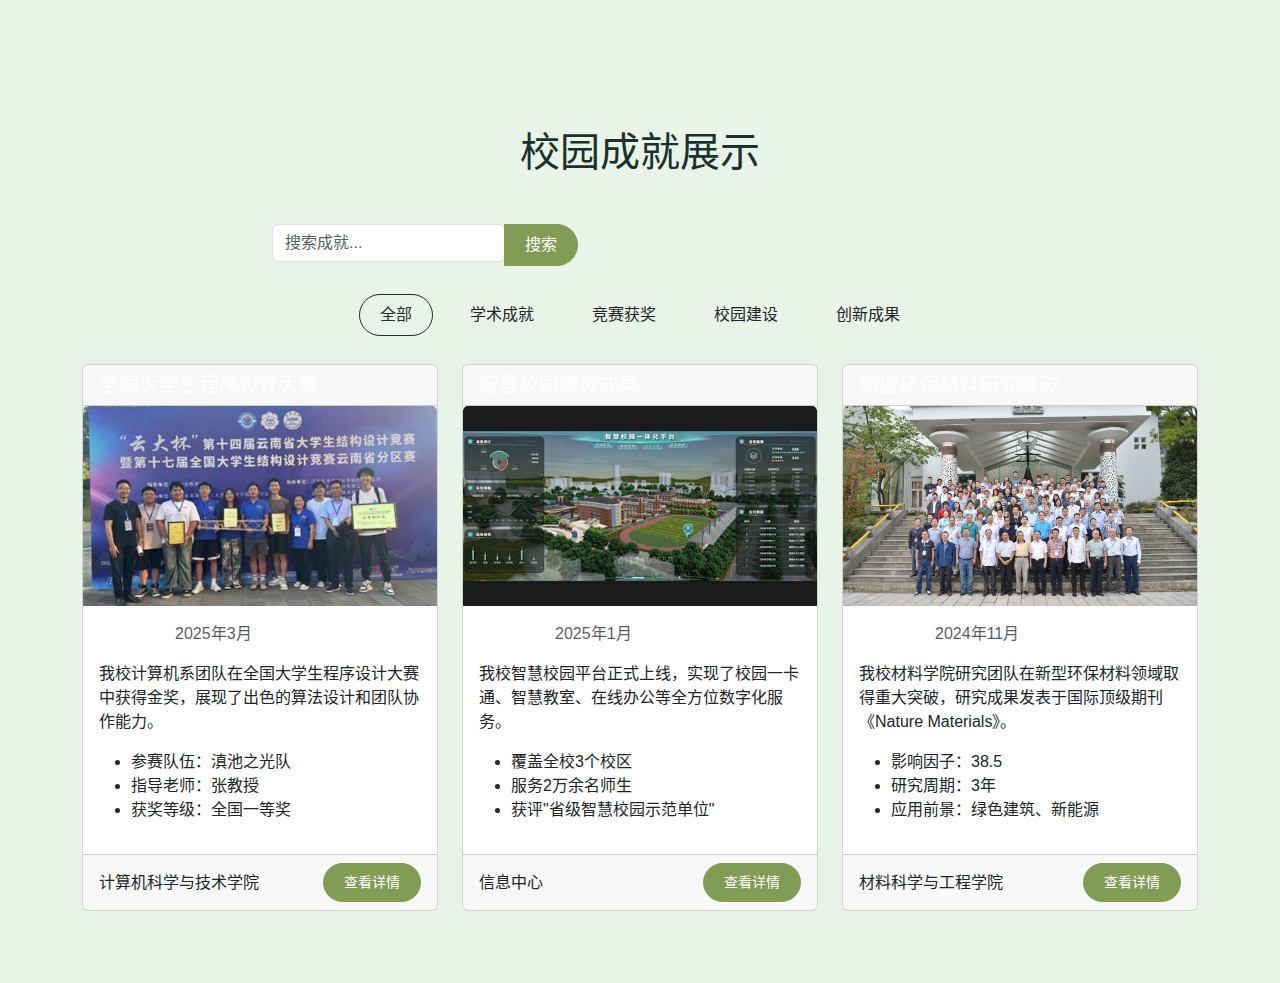
<file: project/achievements.html>
<!DOCTYPE html>
<html lang="zh-CN">
<head>
    <meta charset="UTF-8">
    <meta name="viewport" content="width=device-width, initial-scale=1.0">
    <meta http-equiv="Content-Type" content="text/html; charset=utf-8">
    <title>成就展示 - 校园风采</title>
    <link rel="stylesheet" href="css/bootstrap.min.css">
    <link rel="stylesheet" href="css/style.css">

    <!-- 头部内容 -->
</head>
<body>
    <!-- 导航栏 -->
    
    <!-- 成就展示内容 -->
    <section class="py-5">
        <div class="container">
            <h1 class="text-center mb-5 section-title">校园成就展示</h1>
            
            <!-- 过滤选项 -->
            <div class="row mb-4">
                <div class="col-md-8 offset-md-2">
                    <div class="input-group">
                        <label>
                            <input type="text" class="form-control" placeholder="搜索成就...">
                        </label>
                        <button class="btn btn-primary-green" type="button">搜索</button>
                    </div>
                </div>
            </div>
            
            <div class="row mb-4">
                <div class="col-12">
                    <div class="d-flex flex-wrap justify-content-center filter-buttons">
                        <button class="btn btn-outline-primary-green mx-2 my-1 active">全部</button>
                        <button class="btn btn-outline-primary-green mx-2 my-1">学术成就</button>
                        <button class="btn btn-outline-primary-green mx-2 my-1">竞赛获奖</button>
                        <button class="btn btn-outline-primary-green mx-2 my-1">校园建设</button>
                        <button class="btn btn-outline-primary-green mx-2 my-1">创新成果</button>
                    </div>
                </div>
            </div>
            
            <!-- 成就展示 -->
            <div class="row">
                <!-- 成就项1 -->
                <div class="col-lg-4 col-md-6 mb-4">
                    <div class="card h-100 achievement-card">
                        <div class="card-header bg-accent-green text-white">
                            <h5 class="mb-0">全国大学生程序设计大赛</h5>
                        </div>
                        <!-- 插入图片 -->
                        <img src="img/competition.jpg"
                             class="card-img-top"
                             alt="程序设计大赛获奖团队"
                             style="height: 200px; object-fit: cover;">
                        <div class="card-body">
                            <div class="achievement-meta mb-3">
                                <span class="badge bg-secondary-green-1">竞赛获奖</span>
                                <span class="text-muted ms-2">2025年3月</span>
                            </div>
                            <p>我校计算机系团队在全国大学生程序设计大赛中获得金奖，展现了出色的算法设计和团队协作能力。</p>
                            <ul>
                                <li>参赛队伍：滇池之光队</li>
                                <li>指导老师：张教授</li>
                                <li>获奖等级：全国一等奖</li>
                            </ul>
                        </div>
                        <div class="card-footer bg-light-green">
                            <div class="d-flex justify-content-between align-items-center">
                                <span>计算机科学与技术学院</span>
                                <a href="#" class="btn btn-sm btn-primary-green">查看详情</a>
                            </div>
                        </div>
                    </div>
                </div>
                
                <!-- 成就项2 -->
                <div class="col-lg-4 col-md-6 mb-4">
                    <div class="card h-100 achievement-card">
                        <div class="card-header bg-accent-green text-white">
                            <h5 class="mb-0">智慧校园建设成果</h5>
                        </div>
                        <!-- 插入图片 -->
                        <img src="img/smart-campus.jpg"
                             class="card-img-top"
                             alt="智慧校园平台"
                             style="height: 200px; object-fit: cover;">
                        <div class="card-body">
                            <div class="achievement-meta mb-3">
                                <span class="badge bg-secondary-green-1">校园建设</span>
                                <span class="text-muted ms-2">2025年1月</span>
                            </div>
                            <p>我校智慧校园平台正式上线，实现了校园一卡通、智慧教室、在线办公等全方位数字化服务。</p>
                            <ul>
                                <li>覆盖全校3个校区</li>
                                <li>服务2万余名师生</li>
                                <li>获评"省级智慧校园示范单位"</li>
                            </ul>
                        </div>
                        <div class="card-footer bg-light-green">
                            <div class="d-flex justify-content-between align-items-center">
                                <span>信息中心</span>
                                <a href="#" class="btn btn-sm btn-primary-green">查看详情</a>
                            </div>
                        </div>
                    </div>
                </div>
                
                <!-- 成就项3 -->
                <div class="col-lg-4 col-md-6 mb-4">
                    <div class="card h-100 achievement-card">
                        <div class="card-header bg-accent-green text-white">
                            <h5 class="mb-0">新型环保材料研究突破</h5>
                        </div>
                        <!-- 插入图片 -->
                        <img src="img/material-research.jpg"
                             class="card-img-top"
                             alt="环保材料研究"
                             style="height: 200px; object-fit: cover;">
                        <div class="card-body">
                            <div class="achievement-meta mb-3">
                                <span class="badge bg-secondary-green-1">创新成果</span>
                                <span class="text-muted ms-2">2024年11月</span>
                            </div>
                            <p>我校材料学院研究团队在新型环保材料领域取得重大突破，研究成果发表于国际顶级期刊《Nature Materials》。</p>
                            <ul>
                                <li>影响因子：38.5</li>
                                <li>研究周期：3年</li>
                                <li>应用前景：绿色建筑、新能源</li>
                            </ul>
                        </div>
                        <div class="card-footer bg-light-green">
                            <div class="d-flex justify-content-between align-items-center">
                                <span>材料科学与工程学院</span>
                                <a href="#" class="btn btn-sm btn-primary-green">查看详情</a>
                            </div>
                        </div>
                    </div>
                </div>
            </div>
        </div>
    </section>
    
    <!-- 页脚 -->
</body>
</html>
</file>
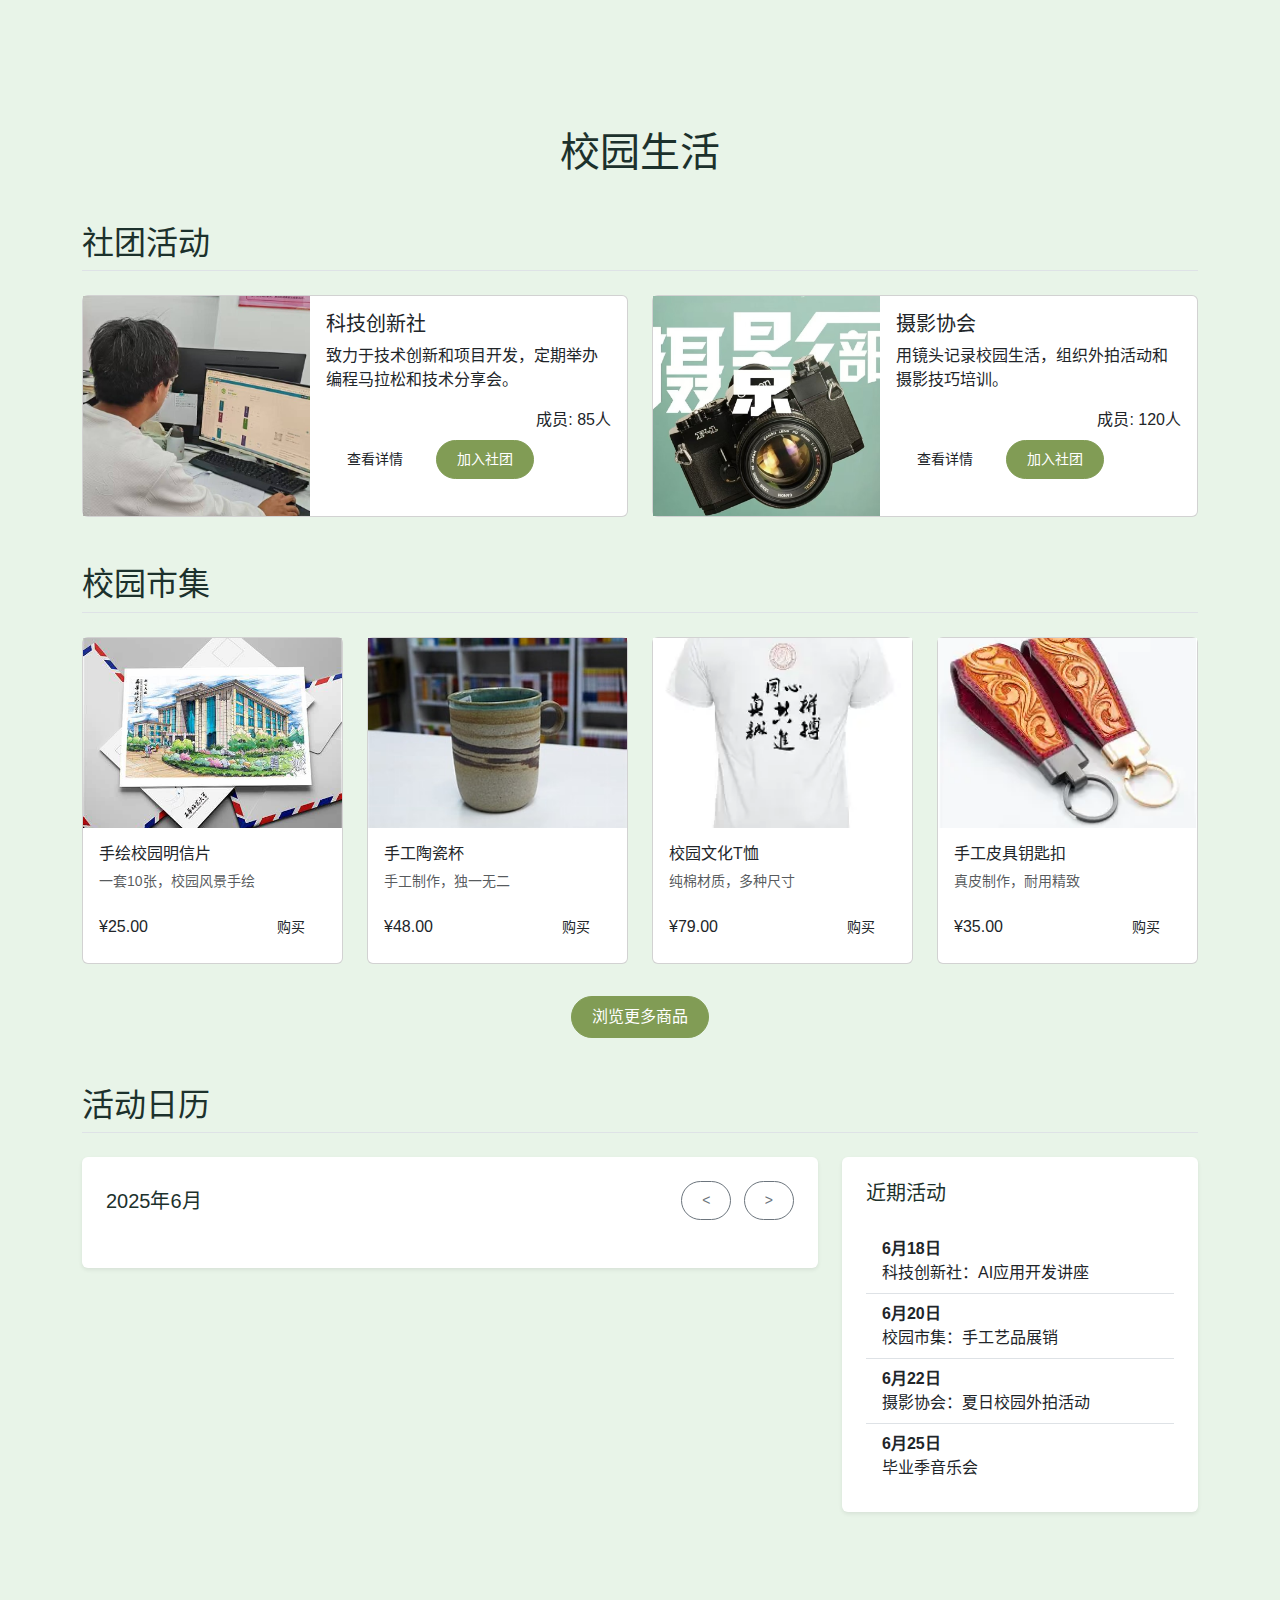
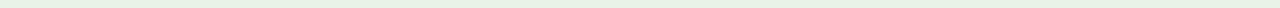
<file: project/campus-life.html>
<!DOCTYPE html>
<html lang="zh-CN">
<head>
    <meta charset="UTF-8">
    <meta name="viewport" content="width=device-width, initial-scale=1.0">
    <meta http-equiv="Content-Type" content="text/html; charset=utf-8">
    <title>校园生活 - 校园风采</title>
    <link rel="stylesheet" href="css/bootstrap.min.css">
    <link rel="stylesheet" href="css/style.css">
    <!-- 头部内容 -->
</head>
<body>
    <!-- 导航栏 -->
    
    <!-- 校园生活内容 -->
    <section class="py-5">
        <div class="container">
            <h1 class="text-center mb-5 section-title">校园生活</h1>
            
            <!-- 社团活动 -->
            <div class="mb-5">
                <h2 class="mb-4 border-bottom pb-2">社团活动</h2>
                <div class="row g-4">
                    <!-- 社团1 -->
                    <div class="col-md-6">
                        <div class="card h-100">
                            <div class="row g-0">
                                <div class="col-md-5"> <!-- 插入图片 -->
                                    <img src="img/tech-club.jpg"
                                         class="club-img"
                                         alt="科技创新社活动"
                                         style="width: 100%; height: 220px; object-fit: cover;">
                                    <div class="club-img" style="background-color: #819c55;"></div>
                                </div>
                                <div class="col-md-7">
                                    <div class="card-body">
                                        <h5 class="card-title">科技创新社</h5>
                                        <p class="card-text">致力于技术创新和项目开发，定期举办编程马拉松和技术分享会。</p>
                                        <div class="d-flex justify-content-between align-items-center">
                                            <span class="badge bg-primary-green">科技</span>
                                            <span>成员: 85人</span>
                                        </div>
                                        <div class="mt-2">
                                            <button class="btn btn-sm btn-outline-primary-green">查看详情</button>
                                            <button class="btn btn-sm btn-primary-green ms-2">加入社团</button>
                                        </div>
                                    </div>
                                </div>
                            </div>
                        </div>
                    </div>
                    
                    <!-- 社团2 -->
                    <div class="col-md-6">
                        <div class="card h-100">
                            <div class="row g-0">
                                <div class="col-md-5">
                                    <!-- 插入图片 -->
                                    <img src="img/photo-club.jpg"
                                         class="club-img"
                                         alt="摄影协会活动"
                                         style="width: 100%; height: 220px; object-fit: cover;">
                                    <div class="club-img" style="background-color: #a2b38b;"></div>
                                </div>
                                <div class="col-md-7">
                                    <div class="card-body">
                                        <h5 class="card-title">摄影协会</h5>
                                        <p class="card-text">用镜头记录校园生活，组织外拍活动和摄影技巧培训。</p>
                                        <div class="d-flex justify-content-between align-items-center">
                                            <span class="badge bg-primary-green">艺术</span>
                                            <span>成员: 120人</span>
                                        </div>
                                        <div class="mt-2">
                                            <button class="btn btn-sm btn-outline-primary-green">查看详情</button>
                                            <button class="btn btn-sm btn-primary-green ms-2">加入社团</button>
                                        </div>
                                    </div>
                                </div>
                            </div>
                        </div>
                    </div>
                </div>
            </div>
            
            <!-- 校园市集 -->
            <div class="mb-5">
                <h2 class="mb-4 border-bottom pb-2">校园市集</h2>
                <div class="row">
                    <!-- 市集商品1 -->
                    <div class="col-md-3 col-sm-6 mb-4">
                        <div class="card h-100">
                            <!-- 插入图片 -->
                            <img src="img/postcards.jpg"
                                 class="product-img"
                                 alt="手绘校园明信片"
                                 style="width: 100%; height: 190px; object-fit: cover;">
                            <div class="product-img" style="background-color: #d1e0d1;"></div>
                            <div class="card-body">
                                <h6 class="card-title">手绘校园明信片</h6>
                                <p class="card-text text-muted small">一套10张，校园风景手绘</p>
                                <div class="d-flex justify-content-between align-items-center mt-3">
                                    <span class="price">¥25.00</span>
                                    <button class="btn btn-sm btn-outline-primary-green">购买</button>
                                </div>
                            </div>
                        </div>
                    </div>
                    
                    <!-- 市集商品2 -->
                    <div class="col-md-3 col-sm-6 mb-4">
                        <div class="card h-100">
                            <!-- 插入图片 -->
                            <img src="img/ceramic-cup.jpg"
                                 class="product-img"
                                 alt="手工陶瓷杯"
                                 style="width: 100%; height: 190px; object-fit: cover;">
                            <div class="product-img" style="background-color: #a2b38b;"></div>
                            <div class="card-body">
                                <h6 class="card-title">手工陶瓷杯</h6>
                                <p class="card-text text-muted small">手工制作，独一无二</p>
                                <div class="d-flex justify-content-between align-items-center mt-3">
                                    <span class="price">¥48.00</span>
                                    <button class="btn btn-sm btn-outline-primary-green">购买</button>
                                </div>
                            </div>
                        </div>
                    </div>
                    
                    <!-- 市集商品3 -->
                    <div class="col-md-3 col-sm-6 mb-4">
                        <div class="card h-100">
                            <!-- 插入图片 -->
                            <img src="img/campus-shirt.jpg"
                                 class="product-img"
                                 alt="校园文化T恤"
                                 style="width: 100%; height: 190px; object-fit: cover;">
                            <div class="product-img" style="background-color: #819c55;"></div>
                            <div class="card-body">
                                <h6 class="card-title">校园文化T恤</h6>
                                <p class="card-text text-muted small">纯棉材质，多种尺寸</p>
                                <div class="d-flex justify-content-between align-items-center mt-3">
                                    <span class="price">¥79.00</span>
                                    <button class="btn btn-sm btn-outline-primary-green">购买</button>
                                </div>
                            </div>
                        </div>
                    </div>
                    
                    <!-- 市集商品4 -->
                    <div class="col-md-3 col-sm-6 mb-4">
                        <div class="card h-100">
                            <!-- 插入图片 -->
                            <img src="img/keychain.jpg"
                                 class="product-img"
                                 alt="手工皮具钥匙扣"
                            style="width: 100%; height: 190px; object-fit: cover;">
                            <div class="product-img" style="background-color: #5a7250;"></div>
                            <div class="card-body">
                                <h6 class="card-title">手工皮具钥匙扣</h6>
                                <p class="card-text text-muted small">真皮制作，耐用精致</p>
                                <div class="d-flex justify-content-between align-items-center mt-3">
                                    <span class="price">¥35.00</span>
                                    <button class="btn btn-sm btn-outline-primary-green">购买</button>
                                </div>
                            </div>
                        </div>
                    </div>
                </div>
                <div class="text-center mt-2">
                    <a href="#" class="btn btn-primary-green">浏览更多商品</a>
                </div>
            </div>
            
            <!-- 活动日历 -->
            <div class="mb-5">
                <h2 class="mb-4 border-bottom pb-2">活动日历</h2>
                <div class="row">
                    <div class="col-md-8">
                        <div class="calendar-container bg-white p-4 rounded shadow-sm">
                            <div class="calendar-header d-flex justify-content-between align-items-center mb-4">
                                <h5 class="mb-0">2025年6月</h5>
                                <div>
                                    <button class="btn btn-sm btn-outline-secondary me-2"><</button>
                                    <button class="btn btn-sm btn-outline-secondary">></button>
                                </div>
                            </div>
                            <div class="calendar">
                                <!-- 日历内容 -->
                            </div>
                        </div>
                    </div>
                    <div class="col-md-4">
                        <div class="upcoming-events bg-white p-4 rounded shadow-sm">
                            <h5 class="mb-4">近期活动</h5>
                            <ul class="list-group list-group-flush">
                                <li class="list-group-item">
                                    <div class="fw-bold">6月18日</div>
                                    <div>科技创新社：AI应用开发讲座</div>
                                </li>
                                <li class="list-group-item">
                                    <div class="fw-bold">6月20日</div>
                                    <div>校园市集：手工艺品展销</div>
                                </li>
                                <li class="list-group-item">
                                    <div class="fw-bold">6月22日</div>
                                    <div>摄影协会：夏日校园外拍活动</div>
                                </li>
                                <li class="list-group-item">
                                    <div class="fw-bold">6月25日</div>
                                    <div>毕业季音乐会</div>
                                </li>
                            </ul>
                        </div>
                    </div>
                </div>
            </div>
        </div>
    </section>
    
    <!-- 页脚 -->
</body>
</html>
</file>
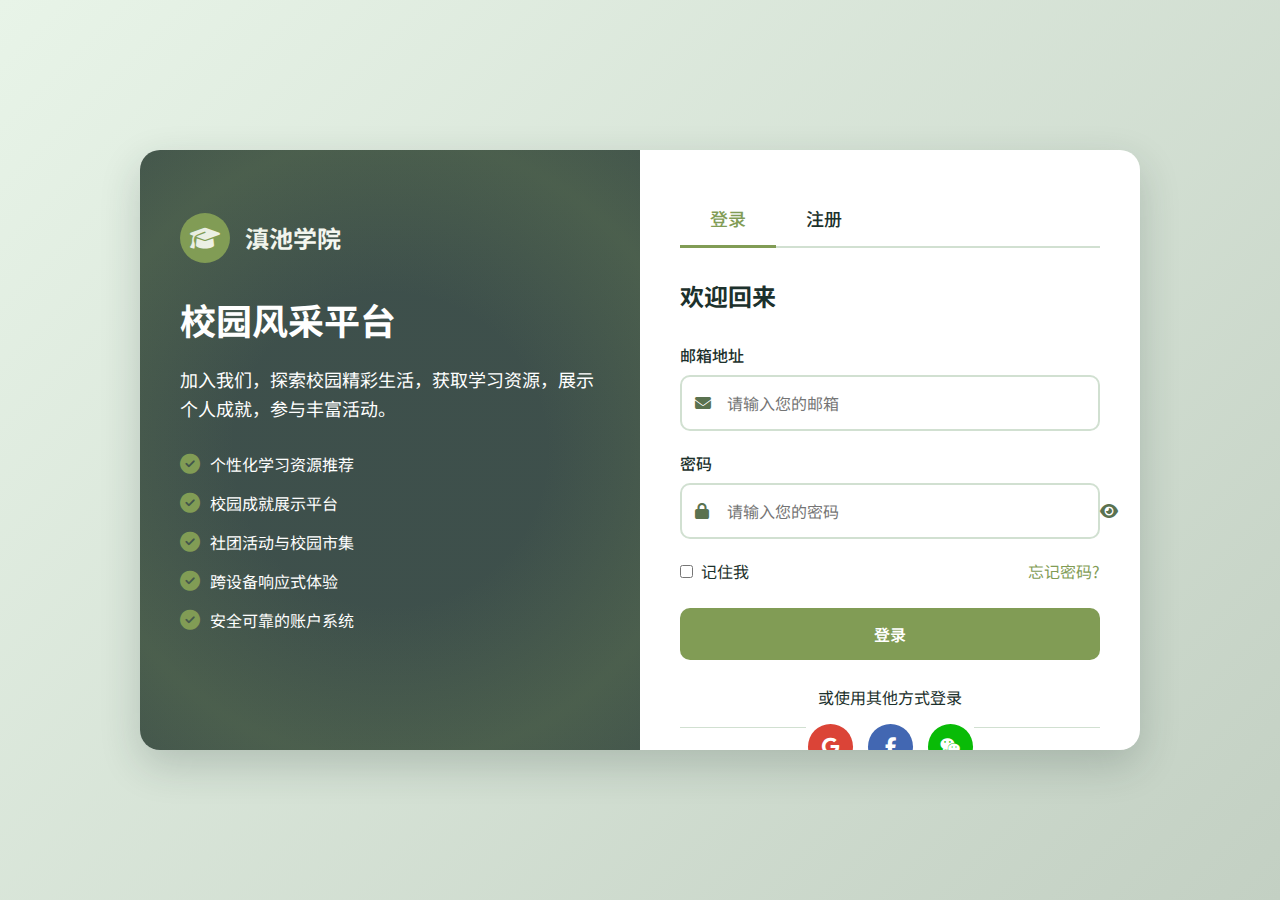
<file: project/login.html>
<!DOCTYPE html>
<html lang="zh-CN">
<head>
    <meta charset="UTF-8">
    <meta name="viewport" content="width=device-width, initial-scale=1.0">
    <title>校园网站登录注册系统</title>
    <link rel="stylesheet" href="https://cdnjs.cloudflare.com/ajax/libs/font-awesome/6.4.0/css/all.min.css">
    <link href="https://fonts.googleapis.com/css2?family=Noto+Sans+SC:wght@300;400;500;700&display=swap" rel="stylesheet">
    <style>
        * {
            margin: 0;
            padding: 0;
            box-sizing: border-box;
            font-family: 'Noto Sans SC', sans-serif;
        }

        :root {
            --primary-bg: #c3d0c3;
            --dark-green: #1c312c;
            --accent-green: #819c55;
            --secondary-green-1: #a2b38b;
            --secondary-green-2: #e8f4e8;
            --secondary-green-3: #5a7250;
            --secondary-green-4: #d1e0d1;
            --success: #28a745;
            --error: #dc3545;
            --warning: #ffc107;
        }

        body {
            background: linear-gradient(135deg, var(--secondary-green-2) 0%, var(--primary-bg) 100%);
            min-height: 100vh;
            display: flex;
            justify-content: center;
            align-items: center;
            padding: 20px;
            color: var(--dark-green);
        }

        .container {
            max-width: 1000px;
            width: 100%;
            background: white;
            border-radius: 20px;
            box-shadow: 0 15px 40px rgba(28, 49, 44, 0.2);
            overflow: hidden;
            display: flex;
            min-height: 600px;
        }

        .welcome-section {
            flex: 1;
            background: linear-gradient(rgba(28, 49, 44, 0.85), rgba(28, 49, 44, 0.85)),
            url('https://images.unsplash.com/photo-1523050854058-8df90110c9f1?ixlib=rb-4.0.3') center/cover;
            color: white;
            padding: 40px;
            display: flex;
            flex-direction: column;
            justify-content: center;
            position: relative;
            overflow: hidden;
        }

        .welcome-section::before {
            content: '';
            position: absolute;
            width: 200%;
            height: 200%;
            top: -50%;
            left: -50%;
            background: radial-gradient(circle, transparent 20%, rgba(129, 156, 85, 0.2) 40%, transparent 60%);
            transform: rotate(30deg);
            animation: float 20s infinite linear;
        }

        @keyframes float {
            0% { transform: rotate(30deg) translateX(0); }
            100% { transform: rotate(30deg) translateX(-50%); }
        }

        .logo {
            display: flex;
            align-items: center;
            margin-bottom: 30px;
        }

        .logo-icon {
            width: 50px;
            height: 50px;
            background: var(--accent-green);
            border-radius: 50%;
            display: flex;
            align-items: center;
            justify-content: center;
            margin-right: 15px;
            font-size: 24px;
        }

        .logo-text {
            font-size: 24px;
            font-weight: 700;
        }

        .welcome-title {
            font-size: 36px;
            margin-bottom: 20px;
            position: relative;
            z-index: 2;
        }

        .welcome-text {
            font-size: 18px;
            line-height: 1.6;
            margin-bottom: 30px;
            position: relative;
            z-index: 2;
        }

        .features {
            list-style: none;
            margin-bottom: 40px;
            position: relative;
            z-index: 2;
        }

        .features li {
            margin-bottom: 15px;
            display: flex;
            align-items: center;
        }

        .features li i {
            color: var(--accent-green);
            margin-right: 10px;
            font-size: 20px;
        }

        .auth-section {
            flex: 1;
            padding: 40px;
            display: flex;
            flex-direction: column;
        }

        .auth-tabs {
            display: flex;
            margin-bottom: 30px;
            border-bottom: 2px solid var(--secondary-green-4);
        }

        .auth-tab {
            padding: 15px 30px;
            cursor: pointer;
            font-weight: 500;
            font-size: 18px;
            position: relative;
            transition: all 0.3s;
        }

        .auth-tab.active {
            color: var(--accent-green);
        }

        .auth-tab.active::after {
            content: '';
            position: absolute;
            bottom: -2px;
            left: 0;
            width: 100%;
            height: 3px;
            background: var(--accent-green);
        }

        .form-container {
            flex: 1;
            position: relative;
        }

        .auth-form {
            position: absolute;
            top: 0;
            left: 0;
            width: 100%;
            opacity: 0;
            pointer-events: none;
            transform: translateX(20px);
            transition: all 0.4s ease;
        }

        .auth-form.active {
            opacity: 1;
            pointer-events: all;
            transform: translateX(0);
        }

        .form-title {
            font-size: 24px;
            margin-bottom: 30px;
            color: var(--dark-green);
        }

        .form-group {
            margin-bottom: 20px;
            position: relative;
        }

        .form-label {
            display: block;
            margin-bottom: 8px;
            font-weight: 500;
            color: var(--dark-green);
        }

        .input-with-icon {
            position: relative;
        }

        .input-with-icon i {
            position: absolute;
            left: 15px;
            top: 50%;
            transform: translateY(-50%);
            color: var(--secondary-green-3);
        }

        .form-control {
            width: 100%;
            padding: 14px 14px 14px 45px;
            border: 2px solid var(--secondary-green-4);
            border-radius: 10px;
            font-size: 16px;
            transition: all 0.3s;
        }

        .form-control:focus {
            border-color: var(--accent-green);
            outline: none;
            box-shadow: 0 0 0 3px rgba(129, 156, 85, 0.2);
        }

        .password-toggle {
            position: absolute;
            right: 15px;
            top: 50%;
            transform: translateY(-50%);
            cursor: pointer;
            color: var(--secondary-green-3);
        }

        .form-footer {
            display: flex;
            justify-content: space-between;
            align-items: center;
            margin-bottom: 25px;
        }

        .remember-me {
            display: flex;
            align-items: center;
        }

        .remember-me input {
            margin-right: 8px;
        }

        .forgot-password {
            color: var(--accent-green);
            text-decoration: none;
            transition: color 0.3s;
        }

        .forgot-password:hover {
            color: var(--secondary-green-3);
            text-decoration: underline;
        }

        .btn {
            display: block;
            width: 100%;
            padding: 14px;
            border: none;
            border-radius: 10px;
            font-size: 16px;
            font-weight: 600;
            cursor: pointer;
            transition: all 0.3s;
        }

        .btn-primary {
            background: var(--accent-green);
            color: white;
        }

        .btn-primary:hover {
            background: var(--secondary-green-3);
            transform: translateY(-2px);
            box-shadow: 0 5px 15px rgba(129, 156, 85, 0.3);
        }

        .social-login {
            text-align: center;
            margin: 25px 0;
            position: relative;
        }

        .social-login::before,
        .social-login::after {
            content: '';
            position: absolute;
            top: 50%;
            width: 30%;
            height: 1px;
            background: var(--secondary-green-4);
        }

        .social-login::before {
            left: 0;
        }

        .social-login::after {
            right: 0;
        }

        .social-buttons {
            display: flex;
            justify-content: center;
            gap: 15px;
            margin-top: 15px;
        }

        .social-btn {
            width: 45px;
            height: 45px;
            border-radius: 50%;
            display: flex;
            align-items: center;
            justify-content: center;
            color: white;
            font-size: 18px;
            transition: all 0.3s;
        }

        .social-btn:hover {
            transform: translateY(-3px);
        }

        .btn-google {
            background: #DB4437;
        }

        .btn-facebook {
            background: #4267B2;
        }

        .btn-wechat {
            background: #09BB07;
        }

        .alert {
            padding: 15px;
            border-radius: 10px;
            margin-bottom: 20px;
            display: flex;
            align-items: center;
            animation: fadeIn 0.5s;
        }

        @keyframes fadeIn {
            from { opacity: 0; transform: translateY(-10px); }
            to { opacity: 1; transform: translateY(0); }
        }

        .alert-success {
            background: rgba(40, 167, 69, 0.15);
            border: 1px solid var(--success);
            color: var(--success);
        }

        .alert-error {
            background: rgba(220, 53, 69, 0.15);
            border: 1px solid var(--error);
            color: var(--error);
        }

        .alert i {
            margin-right: 10px;
            font-size: 20px;
        }

        .switch-text {
            text-align: center;
            margin-top: 20px;
            color: var(--dark-green);
        }

        .switch-link {
            color: var(--accent-green);
            text-decoration: none;
            font-weight: 500;
            margin-left: 5px;
            transition: color 0.3s;
        }

        .switch-link:hover {
            color: var(--secondary-green-3);
            text-decoration: underline;
        }

        .password-strength {
            height: 5px;
            background: #e0e0e0;
            border-radius: 5px;
            margin-top: 8px;
            overflow: hidden;
        }

        .strength-meter {
            height: 100%;
            width: 0;
            transition: width 0.3s;
        }

        .strength-0 { width: 20%; background: var(--error); }
        .strength-1 { width: 40%; background: #ff9800; }
        .strength-2 { width: 60%; background: #ffc107; }
        .strength-3 { width: 80%; background: #8bc34a; }
        .strength-4 { width: 100%; background: var(--success); }

        .password-rules {
            margin-top: 10px;
            font-size: 14px;
            color: #666;
        }

        .rule {
            display: flex;
            align-items: center;
            margin-bottom: 5px;
        }

        .rule i {
            margin-right: 5px;
            font-size: 12px;
        }

        .rule.valid {
            color: var(--success);
        }

        .rule.invalid {
            color: #666;
        }

        .success-modal {
            position: fixed;
            top: 0;
            left: 0;
            width: 100%;
            height: 100%;
            background: rgba(0,0,0,0.5);
            display: flex;
            align-items: center;
            justify-content: center;
            z-index: 1000;
            opacity: 0;
            pointer-events: none;
            transition: opacity 0.3s;
        }

        .success-modal.active {
            opacity: 1;
            pointer-events: all;
        }

        .modal-content {
            background: white;
            border-radius: 15px;
            padding: 40px;
            text-align: center;
            max-width: 400px;
            width: 90%;
            transform: translateY(20px);
            transition: transform 0.3s;
        }

        .success-modal.active .modal-content {
            transform: translateY(0);
        }

        .modal-icon {
            font-size: 60px;
            color: var(--success);
            margin-bottom: 20px;
            animation: pulse 1s infinite;
        }

        @keyframes pulse {
            0% { transform: scale(1); }
            50% { transform: scale(1.1); }
            100% { transform: scale(1); }
        }

        .modal-title {
            font-size: 24px;
            margin-bottom: 15px;
            color: var(--dark-green);
        }

        .modal-text {
            margin-bottom: 25px;
            color: #555;
        }

        .progress-bar {
            height: 8px;
            background: #e0e0e0;
            border-radius: 4px;
            overflow: hidden;
            margin-bottom: 20px;
        }

        .progress {
            height: 100%;
            background: var(--accent-green);
            width: 0;
            transition: width 0.1s linear;
        }

        .modal-btn {
            background: var(--accent-green);
            color: white;
            border: none;
            padding: 12px 30px;
            border-radius: 30px;
            font-size: 16px;
            font-weight: 600;
            cursor: pointer;
            transition: all 0.3s;
        }

        .modal-btn:hover {
            background: var(--secondary-green-3);
            transform: translateY(-2px);
            box-shadow: 0 5px 15px rgba(129, 156, 85, 0.3);
        }

        @media (max-width: 768px) {
            .container {
                flex-direction: column;
            }

            .welcome-section {
                padding: 30px 20px;
            }

            .auth-section {
                padding: 30px 20px;
            }

            .welcome-title {
                font-size: 28px;
            }
        }
    </style>
</head>
<body>
<div class="container">
    <!-- 欢迎区域 -->
    <div class="welcome-section">
        <div class="logo">
            <div class="logo-icon">
                <i class="fas fa-graduation-cap"></i>
            </div>
            <div class="logo-text">滇池学院</div>
        </div>
        <h1 class="welcome-title">校园风采平台</h1>
        <p class="welcome-text">加入我们，探索校园精彩生活，获取学习资源，展示个人成就，参与丰富活动。</p>
        <ul class="features">
            <li><i class="fas fa-check-circle"></i> 个性化学习资源推荐</li>
            <li><i class="fas fa-check-circle"></i> 校园成就展示平台</li>
            <li><i class="fas fa-check-circle"></i> 社团活动与校园市集</li>
            <li><i class="fas fa-check-circle"></i> 跨设备响应式体验</li>
            <li><i class="fas fa-check-circle"></i> 安全可靠的账户系统</li>
        </ul>
    </div>

    <!-- 登录注册区域 -->
    <div class="auth-section">
        <div class="auth-tabs">
            <div class="auth-tab active" data-tab="login">登录</div>
            <div class="auth-tab" data-tab="register">注册</div>
        </div>

        <div class="form-container">
            <!-- 登录表单 -->
            <form class="auth-form active" id="loginForm">
                <h2 class="form-title">欢迎回来</h2>

                <div id="loginAlert" class="alert" style="display: none;">
                    <i class="fas fa-exclamation-circle"></i>
                    <span>错误提示信息</span>
                </div>

                <div class="form-group">
                    <label class="form-label" for="loginEmail">邮箱地址</label>
                    <div class="input-with-icon">
                        <i class="fas fa-envelope"></i>
                        <input type="email" class="form-control" id="loginEmail" placeholder="请输入您的邮箱" required>
                    </div>
                </div>

                <div class="form-group">
                    <label class="form-label" for="loginPassword">密码</label>
                    <div class="input-with-icon">
                        <i class="fas fa-lock"></i>
                        <input type="password" class="form-control" id="loginPassword" placeholder="请输入您的密码" required>
                        <span class="password-toggle" id="loginPasswordToggle">
                                <i class="fas fa-eye"></i>
                            </span>
                    </div>
                </div>

                <div class="form-footer">
                    <div class="remember-me">
                        <input type="checkbox" id="rememberMe">
                        <label for="rememberMe">记住我</label>
                    </div>
                    <a href="#" class="forgot-password">忘记密码?</a>
                </div>

                <button type="submit" class="btn btn-primary">登录</button>

                <div class="social-login">
                    <span>或使用其他方式登录</span>
                    <div class="social-buttons">
                        <a href="#" class="social-btn btn-google"><i class="fab fa-google"></i></a>
                        <a href="#" class="social-btn btn-facebook"><i class="fab fa-facebook-f"></i></a>
                        <a href="#" class="social-btn btn-wechat"><i class="fab fa-weixin"></i></a>
                    </div>
                </div>

                <div class="switch-text">
                    还没有账户? <a href="#" class="switch-link" data-tab="register">立即注册</a>
                </div>
            </form>

            <!-- 注册表单 -->
            <form class="auth-form" id="registerForm">
                <h2 class="form-title">创建新账户</h2>

                <div id="registerAlert" class="alert" style="display: none;">
                    <i class="fas fa-exclamation-circle"></i>
                    <span>错误提示信息</span>
                </div>

                <div class="form-group">
                    <label class="form-label" for="registerName">姓名</label>
                    <div class="input-with-icon">
                        <i class="fas fa-user"></i>
                        <input type="text" class="form-control" id="registerName" placeholder="请输入您的姓名" required>
                    </div>
                </div>

                <div class="form-group">
                    <label class="form-label" for="registerEmail">邮箱地址</label>
                    <div class="input-with-icon">
                        <i class="fas fa-envelope"></i>
                        <input type="email" class="form-control" id="registerEmail" placeholder="请输入您的邮箱" required>
                    </div>
                </div>

                <div class="form-group">
                    <label class="form-label" for="registerPassword">密码</label>
                    <div class="input-with-icon">
                        <i class="fas fa-lock"></i>
                        <input type="password" class="form-control" id="registerPassword" placeholder="请设置您的密码" required>
                        <span class="password-toggle" id="registerPasswordToggle">
                                <i class="fas fa-eye"></i>
                            </span>
                    </div>
                    <div class="password-strength">
                        <div class="strength-meter" id="passwordStrength"></div>
                    </div>
                    <div class="password-rules">
                        <div class="rule invalid" id="ruleLength"><i class="fas fa-circle"></i> 至少8个字符</div>
                        <div class="rule invalid" id="ruleNumber"><i class="fas fa-circle"></i> 包含数字</div>
                        <div class="rule invalid" id="ruleSpecial"><i class="fas fa-circle"></i> 包含特殊字符</div>
                    </div>
                </div>

                <div class="form-group">
                    <label class="form-label" for="confirmPassword">确认密码</label>
                    <div class="input-with-icon">
                        <i class="fas fa-lock"></i>
                        <input type="password" class="form-control" id="confirmPassword" placeholder="请再次输入密码" required>
                    </div>
                </div>

                <div class="form-group">
                    <div class="remember-me">
                        <input type="checkbox" id="agreeTerms" required>
                        <label for="agreeTerms">我同意<a href="#" class="forgot-password">服务条款</a>和<a href="#" class="forgot-password">隐私政策</a></label>
                    </div>
                </div>

                <button type="submit" class="btn btn-primary">注册</button>

                <div class="switch-text">
                    已有账户? <a href="#" class="switch-link" data-tab="login">立即登录</a>
                </div>
            </form>
        </div>
    </div>
</div>

<!-- 成功模态框 -->
<div class="success-modal" id="successModal">
    <div class="modal-content">
        <div class="modal-icon">
            <i class="fas fa-check-circle"></i>
        </div>
        <h2 class="modal-title" id="modalTitle">注册成功!</h2>
        <p class="modal-text" id="modalText">您的账户已成功创建，即将跳转到登录页面</p>
        <div class="progress-bar">
            <div class="progress" id="progressBar"></div>
        </div>
        <button class="modal-btn" id="modalActionBtn">立即登录</button>
    </div>
</div>

<script>
    // DOM元素
    const loginForm = document.getElementById('loginForm');
    const registerForm = document.getElementById('registerForm');
    const loginAlert = document.getElementById('loginAlert');
    const registerAlert = document.getElementById('registerAlert');
    const tabs = document.querySelectorAll('.auth-tab');
    const forms = document.querySelectorAll('.auth-form');
    const switchLinks = document.querySelectorAll('.switch-link');
    const successModal = document.getElementById('successModal');
    const modalTitle = document.getElementById('modalTitle');
    const modalText = document.getElementById('modalText');
    const modalActionBtn = document.getElementById('modalActionBtn');
    const progressBar = document.getElementById('progressBar');
    const passwordStrength = document.getElementById('passwordStrength');
    const registerPassword = document.getElementById('registerPassword');
    const ruleLength = document.getElementById('ruleLength');
    const ruleNumber = document.getElementById('ruleNumber');
    const ruleSpecial = document.getElementById('ruleSpecial');

    // 密码可见性切换
    document.querySelectorAll('.password-toggle').forEach(toggle => {
        toggle.addEventListener('click', function() {
            const passwordInput = this.previousElementSibling;
            const icon = this.querySelector('i');

            if (passwordInput.type === 'password') {
                passwordInput.type = 'text';
                icon.classList.replace('fa-eye', 'fa-eye-slash');
            } else {
                passwordInput.type = 'password';
                icon.classList.replace('fa-eye-slash', 'fa-eye');
            }
        });
    });

    // 标签页切换
    tabs.forEach(tab => {
        tab.addEventListener('click', function() {
            const tabId = this.getAttribute('data-tab');

            // 更新标签状态
            tabs.forEach(t => t.classList.remove('active'));
            this.classList.add('active');

            // 更新表单状态
            forms.forEach(form => {
                form.classList.remove('active');
                if (form.id === tabId + 'Form') {
                    form.classList.add('active');
                }
            });

            // 重置错误提示
            loginAlert.style.display = 'none';
            registerAlert.style.display = 'none';
        });
    });

    // 切换链接
    switchLinks.forEach(link => {
        link.addEventListener('click', function(e) {
            e.preventDefault();
            const tabId = this.getAttribute('data-tab');

            // 更新标签状态
            tabs.forEach(tab => tab.classList.remove('active'));
            document.querySelector(`.auth-tab[data-tab="${tabId}"]`).classList.add('active');

            // 更新表单状态
            forms.forEach(form => {
                form.classList.remove('active');
                if (form.id === tabId + 'Form') {
                    form.classList.add('active');
                }
            });

            // 重置错误提示
            loginAlert.style.display = 'none';
            registerAlert.style.display = 'none';
        });
    });

    // 密码强度检测
    registerPassword.addEventListener('input', function() {
        const password = this.value;
        let strength = 0;

        // 长度规则
        if (password.length >= 8) {
            strength += 1;
            ruleLength.classList.add('valid');
            ruleLength.classList.remove('invalid');
            ruleLength.innerHTML = '<i class="fas fa-check-circle"></i> 至少8个字符';
        } else {
            ruleLength.classList.remove('valid');
            ruleLength.classList.add('invalid');
            ruleLength.innerHTML = '<i class="fas fa-circle"></i> 至少8个字符';
        }

        // 数字规则
        if (/\d/.test(password)) {
            strength += 1;
            ruleNumber.classList.add('valid');
            ruleNumber.classList.remove('invalid');
            ruleNumber.innerHTML = '<i class="fas fa-check-circle"></i> 包含数字';
        } else {
            ruleNumber.classList.remove('valid');
            ruleNumber.classList.add('invalid');
            ruleNumber.innerHTML = '<i class="fas fa-circle"></i> 包含数字';
        }

        // 特殊字符规则
        if (/[!@#$%^&*(),.?":{}|<>]/.test(password)) {
            strength += 1;
            ruleSpecial.classList.add('valid');
            ruleSpecial.classList.remove('invalid');
            ruleSpecial.innerHTML = '<i class="fas fa-check-circle"></i> 包含特殊字符';
        } else {
            ruleSpecial.classList.remove('valid');
            ruleSpecial.classList.add('invalid');
            ruleSpecial.innerHTML = '<i class="fas fa-circle"></i> 包含特殊字符';
        }

        // 大写字母规则
        if (/[A-Z]/.test(password)) {
            strength += 1;
        }

        // 更新强度指示器
        passwordStrength.className = 'strength-meter';
        if (password.length > 0) {
            passwordStrength.classList.add(`strength-${strength}`);
        }
    });

    // 注册表单提交
    registerForm.addEventListener('submit', function(e) {
        e.preventDefault();

        const name = document.getElementById('registerName').value;
        const email = document.getElementById('registerEmail').value;
        const password = document.getElementById('registerPassword').value;
        const confirmPassword = document.getElementById('confirmPassword').value;

        // 验证邮箱格式
        const emailRegex = /^[^\s@]+@[^\s@]+\.[^\s@]+$/;
        if (!emailRegex.test(email)) {
            showAlert(registerAlert, 'error', '请输入有效的邮箱地址');
            return;
        }

        // 验证密码是否匹配
        if (password !== confirmPassword) {
            showAlert(registerAlert, 'error', '两次输入的密码不一致');
            return;
        }

        // 验证密码强度
        if (password.length < 8) {
            showAlert(registerAlert, 'error', '密码长度至少为8个字符');
            return;
        }

        if (!/\d/.test(password)) {
            showAlert(registerAlert, 'error', '密码必须包含数字');
            return;
        }

        if (!/[!@#$%^&*(),.?":{}|<>]/.test(password)) {
            showAlert(registerAlert, 'error', '密码必须包含特殊字符');
            return;
        }

        // 检查是否同意条款
        if (!document.getElementById('agreeTerms').checked) {
            showAlert(registerAlert, 'error', '请同意服务条款和隐私政策');
            return;
        }

        // 保存用户信息到本地存储
        const users = JSON.parse(localStorage.getItem('users')) || [];

        // 检查邮箱是否已注册
        if (users.some(user => user.email === email)) {
            showAlert(registerAlert, 'error', '该邮箱已被注册');
            return;
        }

        // 添加新用户
        users.push({
            name: name,
            email: email,
            password: password
        });

        localStorage.setItem('users', JSON.stringify(users));

        // 显示成功提示
        showSuccessModal('注册成功!', '您的账户已成功创建，即将跳转到登录页面', 'login');
    });

    // 登录表单提交
    loginForm.addEventListener('submit', function(e) {
        e.preventDefault();

        const email = document.getElementById('loginEmail').value;
        const password = document.getElementById('loginPassword').value;
        const rememberMe = document.getElementById('rememberMe').checked;

        // 验证邮箱格式
        const emailRegex = /^[^\s@]+@[^\s@]+\.[^\s@]+$/;
        if (!emailRegex.test(email)) {
            showAlert(loginAlert, 'error', '请输入有效的邮箱地址');
            return;
        }

        // 从本地存储获取用户
        const users = JSON.parse(localStorage.getItem('users')) || [];
        const user = users.find(u => u.email === email);

        if (!user) {
            showAlert(loginAlert, 'error', '该邮箱尚未注册');
            return;
        }

        if (user.password !== password) {
            showAlert(loginAlert, 'error', '密码不正确');
            return;
        }

        // 显示成功提示
        showSuccessModal('登录成功!', `欢迎回来，${user.name}！即将进入校园风采平台`, 'home');
    });

    // 显示提示信息
    function showAlert(element, type, message) {
        element.querySelector('span').textContent = message;
        element.className = 'alert';

        if (type === 'error') {
            element.classList.add('alert-error');
        } else if (type === 'success') {
            element.classList.add('alert-success');
        }

        element.style.display = 'flex';

        // 5秒后自动隐藏
        setTimeout(() => {
            element.style.display = 'none';
        }, 5000);
    }

    // 显示成功模态框
    function showSuccessModal(title, text, action) {
        modalTitle.textContent = title;
        modalText.textContent = text;
        successModal.classList.add('active');

        // 设置进度条
        let progress = 0;
        const interval = setInterval(() => {
            progress += 1;
            progressBar.style.width = `${progress}%`;

            if (progress >= 100) {
                clearInterval(interval);
                successModal.classList.remove('active');

                // 根据action执行跳转
                if (action === 'login') {
                    // 切换到登录标签页
                    tabs.forEach(t => t.classList.remove('active'));
                    document.querySelector('.auth-tab[data-tab="login"]').classList.add('active');

                    forms.forEach(form => {
                        form.classList.remove('active');
                        if (form.id === 'loginForm') {
                            form.classList.add('active');
                        }
                    });

                    // 自动填充邮箱
                    document.getElementById('loginEmail').value =
                        document.getElementById('registerEmail').value;
                } else if (action === 'home') {
                    // 在实际应用中，这里会跳转到主页
                    alert('登录成功！在实际应用中，这里会跳转到校园风采平台主页。');
                }
            }
        }, 30);

        // 设置模态框按钮
        modalActionBtn.textContent = action === 'login' ? '立即登录' : '进入平台';
        modalActionBtn.onclick = function() {
            clearInterval(interval);
            successModal.classList.remove('active');

            if (action === 'login') {
                // 切换到登录标签页
                tabs.forEach(t => t.classList.remove('active'));
                document.querySelector('.auth-tab[data-tab="login"]').classList.add('active');

                forms.forEach(form => {
                    form.classList.remove('active');
                    if (form.id === 'loginForm') {
                        form.classList.add('active');
                    }
                });

                // 自动填充邮箱
                document.getElementById('loginEmail').value =
                    document.getElementById('registerEmail').value;
            } else if (action === 'home') {
                // 在实际应用中，这里会跳转到主页
                alert('登录成功！在实际应用中，这里会跳转到校园风采平台主页。');
            }
        };
    }

    // 初始化 - 检查是否有保存的邮箱
    window.addEventListener('DOMContentLoaded', function() {
        const rememberedEmail = localStorage.getItem('rememberedEmail');
        if (rememberedEmail) {
            document.getElementById('loginEmail').value = rememberedEmail;
            document.getElementById('rememberMe').checked = true;
        }
    });
</script>
</body>
</html>
</file>
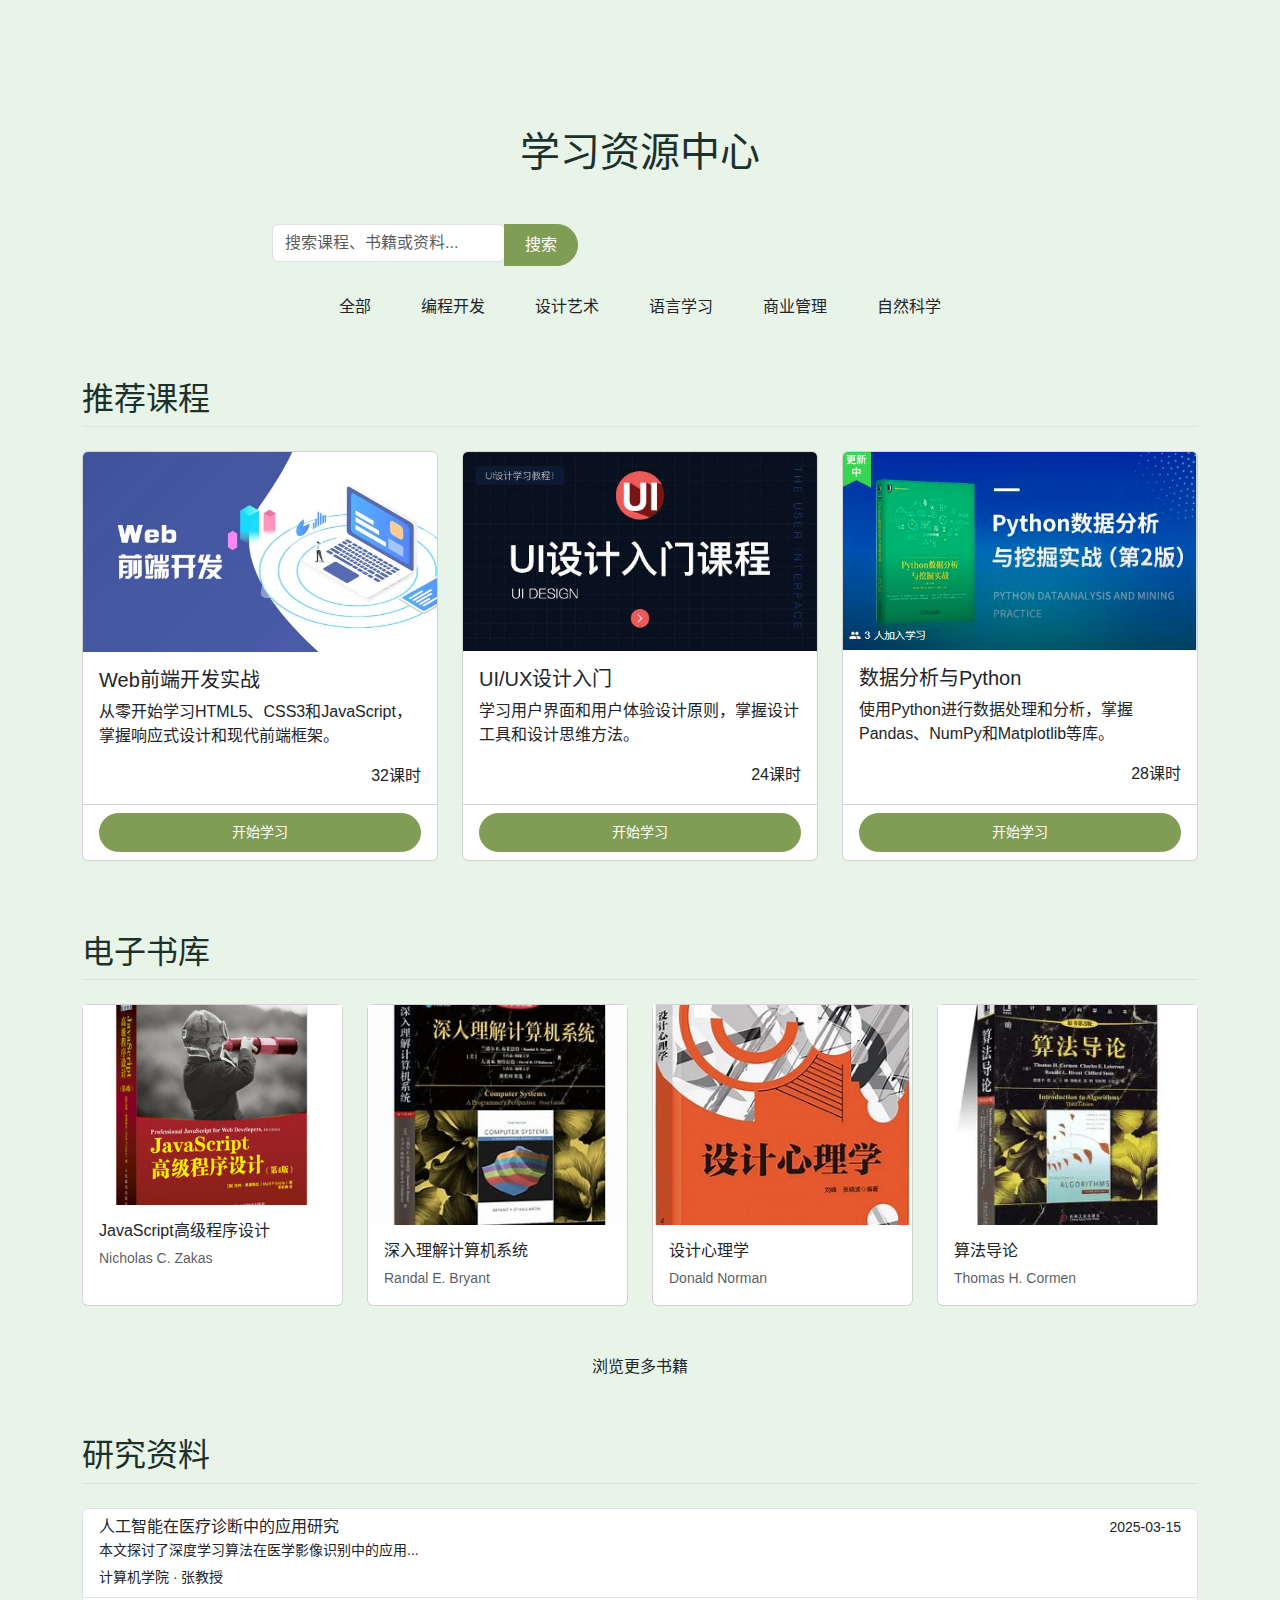
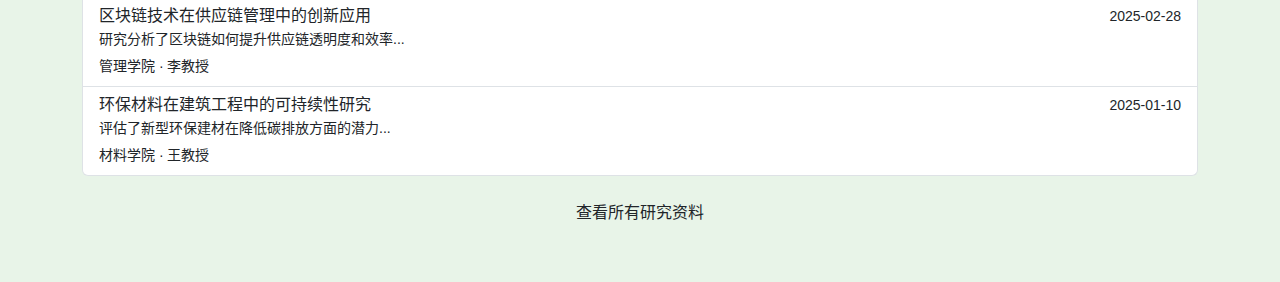
<file: project/study.html>
<!DOCTYPE html>
<html lang="zh-CN">
<head>
    <meta charset="UTF-8">
    <meta name="viewport" content="width=device-width, initial-scale=1.0">
    <meta http-equiv="Content-Type" content="text/html; charset=utf-8">
    <title>学习中心 - 校园风采</title>
    <link rel="stylesheet" href="css/bootstrap.min.css">
    <link rel="stylesheet" href="css/style.css">
    <!-- 头部内容 -->
</head>
<body>
    <!-- 导航栏 -->
    
    <!-- 学习中心内容 -->
    <section class="py-5">
        <div class="container">
            <h1 class="text-center mb-5 section-title">学习资源中心</h1>
            
            <!-- 搜索区域 -->
            <div class="row mb-5">
                <div class="col-md-8 offset-md-2">
                    <div class="input-group">
                        <label>
                            <input type="text" class="form-control" placeholder="搜索课程、书籍或资料...">
                        </label>
                        <button class="btn btn-primary-green" type="button">搜索</button>
                    </div>
                    <div class="mt-3 d-flex flex-wrap justify-content-center">
                        <button class="btn btn-outline-primary-green mx-1 my-1">全部</button>
                        <button class="btn btn-outline-primary-green mx-1 my-1">编程开发</button>
                        <button class="btn btn-outline-primary-green mx-1 my-1">设计艺术</button>
                        <button class="btn btn-outline-primary-green mx-1 my-1">语言学习</button>
                        <button class="btn btn-outline-primary-green mx-1 my-1">商业管理</button>
                        <button class="btn btn-outline-primary-green mx-1 my-1">自然科学</button>
                    </div>
                </div>
            </div>
            
            <!-- 推荐课程 -->
            <div class="mb-5">
                <h2 class="mb-4 border-bottom pb-2">推荐课程</h2>
                <div class="row">
                    <!-- 课程1 -->
                    <div class="col-md-4 mb-4">
                        <div class="card h-100">
                            <!-- 插入图片 -->
                            <img src="img/web-dev.jpg"
                                 class="card-img-top course-img"
                                 alt="Web前端开发实战课程">
                            <div class="card-img-top course-img" style="background-color: #a2b38b;"></div>
                            <div class="card-body">
                                <h5 class="card-title">Web前端开发实战</h5>
                                <p class="card-text">从零开始学习HTML5、CSS3和JavaScript，掌握响应式设计和现代前端框架。</p>
                                <div class="d-flex justify-content-between align-items-center">
                                    <span class="badge bg-primary-green">编程</span>
                                    <span>32课时</span>
                                </div>
                            </div>
                            <div class="card-footer bg-transparent">
                                <button class="btn btn-sm btn-primary-green w-100">开始学习</button>
                            </div>
                        </div>
                    </div>
                    
                    <!-- 课程2 -->
                    <div class="col-md-4 mb-4">
                        <div class="card h-100">
                            <!-- 插入图片 -->
                            <img src="img/ui-design.jpg"
                                 class="card-img-top course-img"
                                 alt="UI/UX设计入门课程">
                            <div class="card-img-top course-img" style="background-color: #819c55;"></div>
                            <div class="card-body">
                                <h5 class="card-title">UI/UX设计入门</h5>
                                <p class="card-text">学习用户界面和用户体验设计原则，掌握设计工具和设计思维方法。</p>
                                <div class="d-flex justify-content-between align-items-center">
                                    <span class="badge bg-primary-green">设计</span>
                                    <span>24课时</span>
                                </div>
                            </div>
                            <div class="card-footer bg-transparent">
                                <button class="btn btn-sm btn-primary-green w-100">开始学习</button>
                            </div>
                        </div>
                    </div>
                    
                    <!-- 课程3 -->
                    <div class="col-md-4 mb-4">
                        <div class="card h-100">
                            <!-- 插入图片 -->
                            <img src="img/data-analysis.jpg"
                                 class="card-img-top course-img"
                                 alt="数据分析与Python课程">
                            <div class="card-img-top course-img" style="background-color: #5a7250;"></div>
                            <div class="card-body">
                                <h5 class="card-title">数据分析与Python</h5>
                                <p class="card-text">使用Python进行数据处理和分析，掌握Pandas、NumPy和Matplotlib等库。</p>
                                <div class="d-flex justify-content-between align-items-center">
                                    <span class="badge bg-primary-green">数据科学</span>
                                    <span>28课时</span>
                                </div>
                            </div>
                            <div class="card-footer bg-transparent">
                                <button class="btn btn-sm btn-primary-green w-100">开始学习</button>
                            </div>
                        </div>
                    </div>
                </div>
            </div>
            
            <!-- 电子书籍 -->
            <div class="mb-5">
                <h2 class="mb-4 border-bottom pb-2">电子书库</h2>
                <div class="row">
                    <!-- 书籍1 -->
                    <div class="col-md-3 col-sm-6 mb-4">
                        <div class="card h-100">
                            <!-- 插入图片 -->
                            <img src="img/book-js.jpg"
                                 class="book-cover"
                                 alt="JavaScript高级程序设计"
                                 style="width: 100%; height: 200px; object-fit: cover;">
                            <div class="book-cover" style="background-color: #d1e0d1;"></div>
                            <div class="card-body">
                                <h6 class="card-title">JavaScript高级程序设计</h6>
                                <p class="card-text text-muted small">Nicholas C. Zakas</p>
                            </div>
                        </div>
                    </div>
                    
                    <!-- 书籍2 -->
                    <div class="col-md-3 col-sm-6 mb-4">
                        <div class="card h-100"> <!-- 插入图片 -->
                            <img src="img/book-cs.jpg"
                                 class="book-cover"
                                 alt="深入理解计算机系统"
                                 style="width: 100%; height: 220px; object-fit: cover;">
                            <div class="book-cover" style="background-color: #a2b38b;"></div>
                            <div class="card-body">
                                <h6 class="card-title">深入理解计算机系统</h6>
                                <p class="card-text text-muted small">Randal E. Bryant</p>
                            </div>
                        </div>
                    </div>
                    
                    <!-- 书籍3 -->
                    <div class="col-md-3 col-sm-6 mb-4">
                        <div class="card h-100">
                            <!-- 插入图片 -->
                            <img src="img/book-design.jpg"
                                 class="book-cover"
                                 alt="设计心理学"
                                 style="width: 100%; height: 220px; object-fit: cover;">
                            <div class="book-cover" style="background-color: #819c55;"></div>
                            <div class="card-body">
                                <h6 class="card-title">设计心理学</h6>
                                <p class="card-text text-muted small">Donald Norman</p>
                            </div>
                        </div>
                    </div>
                    
                    <!-- 书籍4 -->
                    <div class="col-md-3 col-sm-6 mb-4">
                        <div class="card h-100">
                            <!-- 插入图片 -->
                            <img src="img/book-algo.jpg"
                                 class="book-cover"
                                 alt="算法导论"
                                 style="width: 100%; height: 220px; object-fit: cover;">
                            <div class="book-cover" style="background-color: #5a7250;"></div>
                            <div class="card-body">
                                <h6 class="card-title">算法导论</h6>
                                <p class="card-text text-muted small">Thomas H. Cormen</p>
                            </div>
                        </div>
                    </div>
                </div>
                <div class="text-center mt-3">
                    <a href="#" class="btn btn-outline-primary-green">浏览更多书籍</a>
                </div>
            </div>
            
            <!-- 研究资料 -->
            <div>
                <h2 class="mb-4 border-bottom pb-2">研究资料</h2>
                <div class="list-group">
                    <a href="#" class="list-group-item list-group-item-action">
                        <div class="d-flex w-100 justify-content-between">
                            <h6 class="mb-1">人工智能在医疗诊断中的应用研究</h6>
                            <small>2025-03-15</small>
                        </div>
                        <p class="mb-1 small">本文探讨了深度学习算法在医学影像识别中的应用...</p>
                        <small>计算机学院 · 张教授</small>
                    </a>
                    <a href="#" class="list-group-item list-group-item-action">
                        <div class="d-flex w-100 justify-content-between">
                            <h6 class="mb-1">区块链技术在供应链管理中的创新应用</h6>
                            <small>2025-02-28</small>
                        </div>
                        <p class="mb-1 small">研究分析了区块链如何提升供应链透明度和效率...</p>
                        <small>管理学院 · 李教授</small>
                    </a>
                    <a href="#" class="list-group-item list-group-item-action">
                        <div class="d-flex w-100 justify-content-between">
                            <h6 class="mb-1">环保材料在建筑工程中的可持续性研究</h6>
                            <small>2025-01-10</small>
                        </div>
                        <p class="mb-1 small">评估了新型环保建材在降低碳排放方面的潜力...</p>
                        <small>材料学院 · 王教授</small>
                    </a>
                </div>
                <div class="text-center mt-3">
                    <a href="#" class="btn btn-outline-primary-green">查看所有研究资料</a>
                </div>
            </div>
        </div>
    </section>
    
    <!-- 页脚 -->
</body>
</html>
</file>
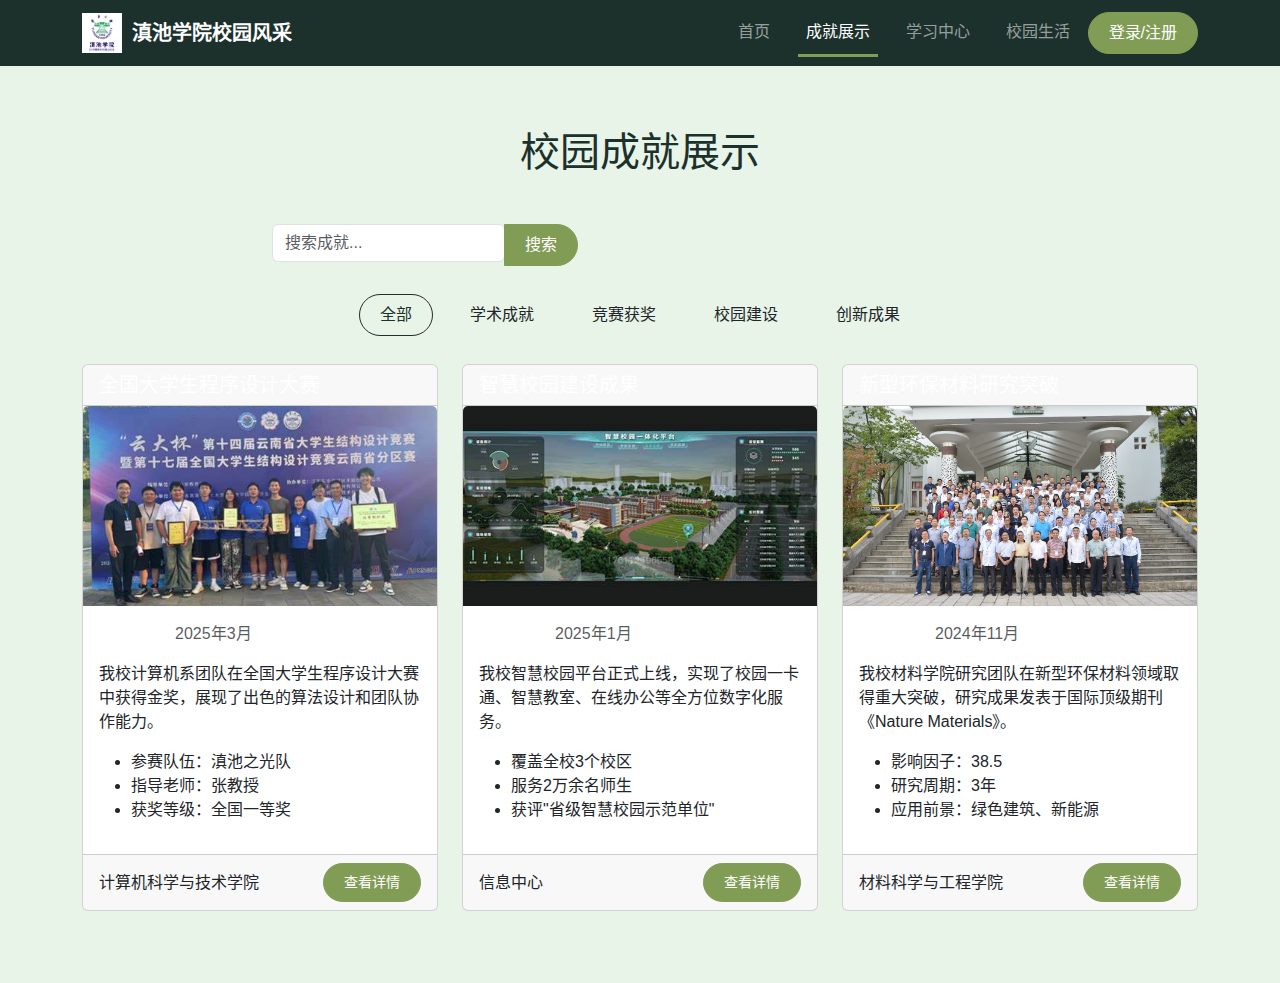
<file: project1/achievements.html>
<!DOCTYPE html>
<html lang="zh-CN">
<head>
    <meta charset="UTF-8">
    <meta name="viewport" content="width=device-width, initial-scale=1.0">
    <meta http-equiv="Content-Type" content="text/html; charset=utf-8">
    <title>成就展示 - 校园风采</title>
    <link rel="stylesheet" href="css/bootstrap.min.css">
    <link rel="stylesheet" href="css/style.css">

    <!-- 头部内容 -->
</head>
<script>
    // 检查登录状态并更新UI
    document.addEventListener('DOMContentLoaded', function() {
        const currentUser = JSON.parse(localStorage.getItem('currentUser'));

        if (currentUser) {
            // 更新导航栏 - 显示用户名
            const navbar = document.querySelector('.navbar-nav');
            const welcomeItem = document.createElement('li');
            welcomeItem.className = 'nav-item';
            welcomeItem.innerHTML = `
            <a class="nav-link text-white">
                <i class="fas fa-user me-1"></i>欢迎, ${currentUser.name}
            </a>
        `;

            // 在登录按钮前插入欢迎信息
            const loginItem = document.querySelector('.nav-item:last-child');
            navbar.insertBefore(welcomeItem, loginItem);

            // 将登录按钮改为登出按钮
            loginItem.innerHTML = `
            <a class="btn btn-danger" href="#" id="logoutBtn">
                <i class="fas fa-sign-out-alt me-1"></i>登出
            </a>
        `;

            // 添加登出功能
            document.getElementById('logoutBtn').addEventListener('click', function(e) {
                e.preventDefault();
                localStorage.removeItem('currentUser');
                window.location.href = 'login.html';
            });

            // 更新欢迎区域
            const welcomeSection = document.querySelector('.hero-section');
            if (welcomeSection) {
                const welcomeText = welcomeSection.querySelector('p');
                if (welcomeText) {
                    welcomeText.innerHTML = `欢迎回来，${currentUser.name}！探索校园之美，共享学术成就，体验多彩生活`;
                }
            }
        }
    });
</script>
<body>
    <!-- 导航栏 -->
    <nav class="navbar navbar-expand-lg navbar-dark bg-dark-green fixed-top">
        <div class="container">
            <a class="navbar-brand" href="achievements.html">
                <img src="img/logo.png" alt="校园风采" height="40">
                滇池学院校园风采
            </a>
            <button class="navbar-toggler" type="button" data-bs-toggle="collapse" data-bs-target="#navbarNav">
                <span class="navbar-toggler-icon"></span>
            </button>
            <div class="collapse navbar-collapse" id="navbarNav">
                <ul class="navbar-nav ms-auto">
                    <li class="nav-item"><a class="nav-link" href="index.html">首页</a></li>
                    <li class="nav-item"><a class="nav-link active" href="achievements.html">成就展示</a></li>
                    <li class="nav-item"><a class="nav-link" href="study.html">学习中心</a></li>
                    <li class="nav-item"><a class="nav-link" href="campus-life.html">校园生活</a></li>
                    <li class="nav-item">
                        <a class="btn btn-primary-green" href="login.html">登录/注册</a>
                    </li>
                </ul>
            </div>
        </div>
    </nav>
    <!-- 成就展示内容 -->
    <section class="py-5">
        <div class="container">
            <h1 class="text-center mb-5 section-title">校园成就展示</h1>
            
            <!-- 过滤选项 -->
            <div class="row mb-4">
                <div class="col-md-8 offset-md-2">
                    <div class="input-group">
                        <label>
                            <input type="text" class="form-control" placeholder="搜索成就...">
                        </label>
                        <button class="btn btn-primary-green" type="button">搜索</button>
                    </div>
                </div>
            </div>
            
            <div class="row mb-4">
                <div class="col-12">
                    <div class="d-flex flex-wrap justify-content-center filter-buttons">
                        <button class="btn btn-outline-primary-green mx-2 my-1 active">全部</button>
                        <button class="btn btn-outline-primary-green mx-2 my-1">学术成就</button>
                        <button class="btn btn-outline-primary-green mx-2 my-1">竞赛获奖</button>
                        <button class="btn btn-outline-primary-green mx-2 my-1">校园建设</button>
                        <button class="btn btn-outline-primary-green mx-2 my-1">创新成果</button>
                    </div>
                </div>
            </div>
            
            <!-- 成就展示 -->
            <div class="row">
                <!-- 成就项1 -->
                <div class="col-lg-4 col-md-6 mb-4">
                    <div class="card h-100 achievement-card">
                        <div class="card-header bg-accent-green text-white">
                            <h5 class="mb-0">全国大学生程序设计大赛</h5>
                        </div>
                        <!-- 插入图片 -->
                        <img src="img/competition.jpg"
                             class="card-img-top"
                             alt="程序设计大赛获奖团队"
                             style="height: 200px; object-fit: cover;">
                        <div class="card-body">
                            <div class="achievement-meta mb-3">
                                <span class="badge bg-secondary-green-1">竞赛获奖</span>
                                <span class="text-muted ms-2">2025年3月</span>
                            </div>
                            <p>我校计算机系团队在全国大学生程序设计大赛中获得金奖，展现了出色的算法设计和团队协作能力。</p>
                            <ul>
                                <li>参赛队伍：滇池之光队</li>
                                <li>指导老师：张教授</li>
                                <li>获奖等级：全国一等奖</li>
                            </ul>
                        </div>
                        <div class="card-footer bg-light-green">
                            <div class="d-flex justify-content-between align-items-center">
                                <span>计算机科学与技术学院</span>
                                <a href="#" class="btn btn-sm btn-primary-green">查看详情</a>
                            </div>
                        </div>
                    </div>
                </div>
                
                <!-- 成就项2 -->
                <div class="col-lg-4 col-md-6 mb-4">
                    <div class="card h-100 achievement-card">
                        <div class="card-header bg-accent-green text-white">
                            <h5 class="mb-0">智慧校园建设成果</h5>
                        </div>
                        <!-- 插入图片 -->
                        <img src="img/smart-campus.jpg"
                             class="card-img-top"
                             alt="智慧校园平台"
                             style="height: 200px; object-fit: cover;">
                        <div class="card-body">
                            <div class="achievement-meta mb-3">
                                <span class="badge bg-secondary-green-1">校园建设</span>
                                <span class="text-muted ms-2">2025年1月</span>
                            </div>
                            <p>我校智慧校园平台正式上线，实现了校园一卡通、智慧教室、在线办公等全方位数字化服务。</p>
                            <ul>
                                <li>覆盖全校3个校区</li>
                                <li>服务2万余名师生</li>
                                <li>获评"省级智慧校园示范单位"</li>
                            </ul>
                        </div>
                        <div class="card-footer bg-light-green">
                            <div class="d-flex justify-content-between align-items-center">
                                <span>信息中心</span>
                                <a href="#" class="btn btn-sm btn-primary-green">查看详情</a>
                            </div>
                        </div>
                    </div>
                </div>
                
                <!-- 成就项3 -->
                <div class="col-lg-4 col-md-6 mb-4">
                    <div class="card h-100 achievement-card">
                        <div class="card-header bg-accent-green text-white">
                            <h5 class="mb-0">新型环保材料研究突破</h5>
                        </div>
                        <!-- 插入图片 -->
                        <img src="img/material-research.jpg"
                             class="card-img-top"
                             alt="环保材料研究"
                             style="height: 200px; object-fit: cover;">
                        <div class="card-body">
                            <div class="achievement-meta mb-3">
                                <span class="badge bg-secondary-green-1">创新成果</span>
                                <span class="text-muted ms-2">2024年11月</span>
                            </div>
                            <p>我校材料学院研究团队在新型环保材料领域取得重大突破，研究成果发表于国际顶级期刊《Nature Materials》。</p>
                            <ul>
                                <li>影响因子：38.5</li>
                                <li>研究周期：3年</li>
                                <li>应用前景：绿色建筑、新能源</li>
                            </ul>
                        </div>
                        <div class="card-footer bg-light-green">
                            <div class="d-flex justify-content-between align-items-center">
                                <span>材料科学与工程学院</span>
                                <a href="#" class="btn btn-sm btn-primary-green">查看详情</a>
                            </div>
                        </div>
                    </div>
                </div>
            </div>
        </div>
    </section>

    <!-- 页脚 -->
</body>
</html>
</file>
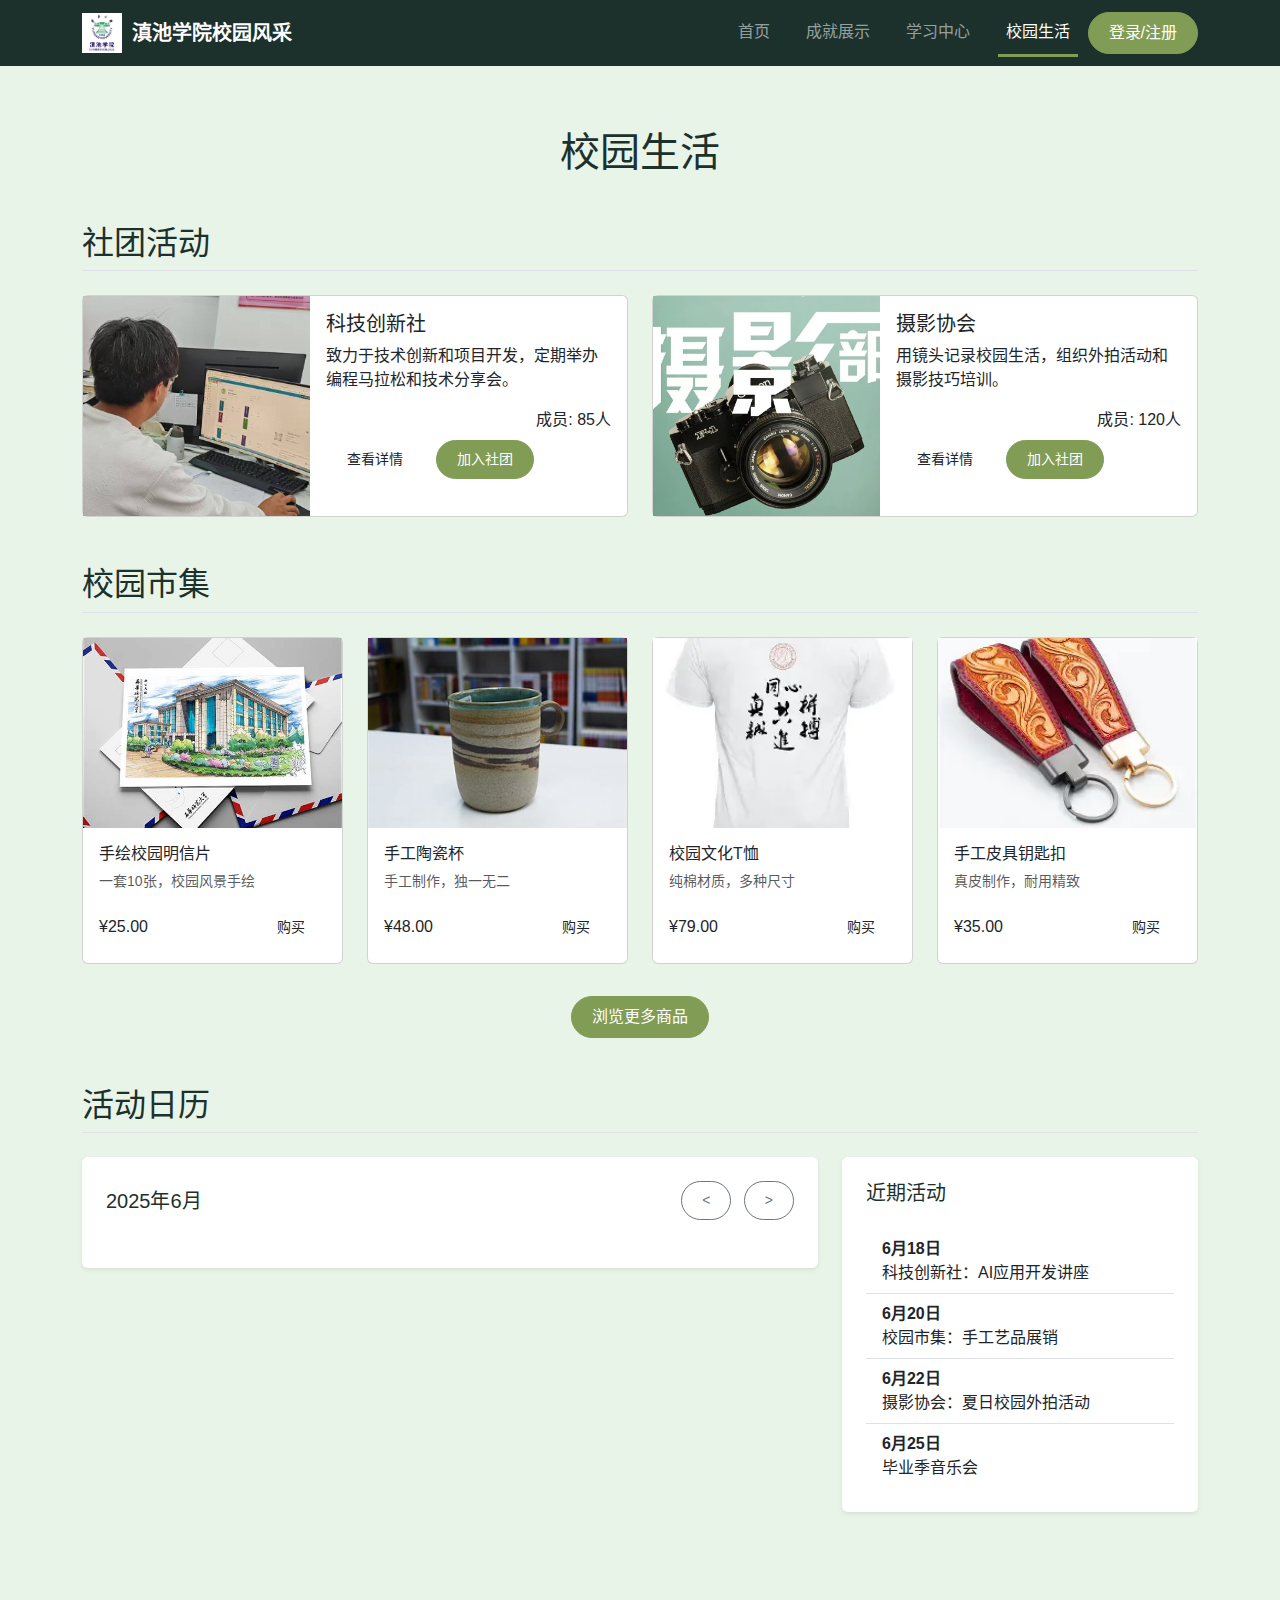
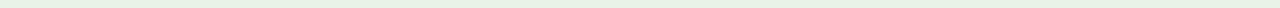
<file: project1/campus-life.html>
<!DOCTYPE html>
<html lang="zh-CN">
<head>
    <meta charset="UTF-8">
    <meta name="viewport" content="width=device-width, initial-scale=1.0">
    <meta http-equiv="Content-Type" content="text/html; charset=utf-8">
    <title>校园生活 - 校园风采</title>
    <link rel="stylesheet" href="css/bootstrap.min.css">
    <link rel="stylesheet" href="css/style.css">
    <!-- 头部内容 -->
</head>
<script>
    // 检查登录状态并更新UI
    document.addEventListener('DOMContentLoaded', function() {
        const currentUser = JSON.parse(localStorage.getItem('currentUser'));

        if (currentUser) {
            // 更新导航栏 - 显示用户名
            const navbar = document.querySelector('.navbar-nav');
            const welcomeItem = document.createElement('li');
            welcomeItem.className = 'nav-item';
            welcomeItem.innerHTML = `
            <a class="nav-link text-white">
                <i class="fas fa-user me-1"></i>欢迎, ${currentUser.name}
            </a>
        `;

            // 在登录按钮前插入欢迎信息
            const loginItem = document.querySelector('.nav-item:last-child');
            navbar.insertBefore(welcomeItem, loginItem);

            // 将登录按钮改为登出按钮
            loginItem.innerHTML = `
            <a class="btn btn-danger" href="#" id="logoutBtn">
                <i class="fas fa-sign-out-alt me-1"></i>登出
            </a>
        `;

            // 添加登出功能
            document.getElementById('logoutBtn').addEventListener('click', function(e) {
                e.preventDefault();
                localStorage.removeItem('currentUser');
                window.location.href = 'login.html';
            });

            // 更新欢迎区域
            const welcomeSection = document.querySelector('.hero-section');
            if (welcomeSection) {
                const welcomeText = welcomeSection.querySelector('p');
                if (welcomeText) {
                    welcomeText.innerHTML = `欢迎回来，${currentUser.name}！探索校园之美，共享学术成就，体验多彩生活`;
                }
            }
        }
    });
</script>
<body>
    <!-- 导航栏 -->
    <nav class="navbar navbar-expand-lg navbar-dark bg-dark-green fixed-top">
        <div class="container">
            <a class="navbar-brand" href="campus-life.html">
                <img src="img/logo.png" alt="校园风采" height="40">
                滇池学院校园风采
            </a>
            <button class="navbar-toggler" type="button" data-bs-toggle="collapse" data-bs-target="#navbarNav">
                <span class="navbar-toggler-icon"></span>
            </button>
            <div class="collapse navbar-collapse" id="navbarNav">
                <ul class="navbar-nav ms-auto">
                    <li class="nav-item"><a class="nav-link" href="index.html">首页</a></li>
                    <li class="nav-item"><a class="nav-link" href="achievements.html">成就展示</a></li>
                    <li class="nav-item"><a class="nav-link" href="study.html">学习中心</a></li>
                    <li class="nav-item"><a class="nav-link active" href="campus-life.html">校园生活</a></li>
                    <li class="nav-item">
                        <a class="btn btn-primary-green" href="login.html">登录/注册</a>
                    </li>
                </ul>
            </div>
        </div>
    </nav>
    <!-- 校园生活内容 -->
    <section class="py-5">
        <div class="container">
            <h1 class="text-center mb-5 section-title">校园生活</h1>
            
            <!-- 社团活动 -->
            <div class="mb-5">
                <h2 class="mb-4 border-bottom pb-2">社团活动</h2>
                <div class="row g-4">
                    <!-- 社团1 -->
                    <div class="col-md-6">
                        <div class="card h-100">
                            <div class="row g-0">
                                <div class="col-md-5"> <!-- 插入图片 -->
                                    <img src="img/tech-club.jpg"
                                         class="club-img"
                                         alt="科技创新社活动"
                                         style="width: 100%; height: 220px; object-fit: cover;">
                                    <div class="club-img" style="background-color: #819c55;"></div>
                                </div>
                                <div class="col-md-7">
                                    <div class="card-body">
                                        <h5 class="card-title">科技创新社</h5>
                                        <p class="card-text">致力于技术创新和项目开发，定期举办编程马拉松和技术分享会。</p>
                                        <div class="d-flex justify-content-between align-items-center">
                                            <span class="badge bg-primary-green">科技</span>
                                            <span>成员: 85人</span>
                                        </div>
                                        <div class="mt-2">
                                            <button class="btn btn-sm btn-outline-primary-green">查看详情</button>
                                            <button class="btn btn-sm btn-primary-green ms-2">加入社团</button>
                                        </div>
                                    </div>
                                </div>
                            </div>
                        </div>
                    </div>
                    
                    <!-- 社团2 -->
                    <div class="col-md-6">
                        <div class="card h-100">
                            <div class="row g-0">
                                <div class="col-md-5">
                                    <!-- 插入图片 -->
                                    <img src="img/photo-club.jpg"
                                         class="club-img"
                                         alt="摄影协会活动"
                                         style="width: 100%; height: 220px; object-fit: cover;">
                                    <div class="club-img" style="background-color: #a2b38b;"></div>
                                </div>
                                <div class="col-md-7">
                                    <div class="card-body">
                                        <h5 class="card-title">摄影协会</h5>
                                        <p class="card-text">用镜头记录校园生活，组织外拍活动和摄影技巧培训。</p>
                                        <div class="d-flex justify-content-between align-items-center">
                                            <span class="badge bg-primary-green">艺术</span>
                                            <span>成员: 120人</span>
                                        </div>
                                        <div class="mt-2">
                                            <button class="btn btn-sm btn-outline-primary-green">查看详情</button>
                                            <button class="btn btn-sm btn-primary-green ms-2">加入社团</button>
                                        </div>
                                    </div>
                                </div>
                            </div>
                        </div>
                    </div>
                </div>
            </div>
            
            <!-- 校园市集 -->
            <div class="mb-5">
                <h2 class="mb-4 border-bottom pb-2">校园市集</h2>
                <div class="row">
                    <!-- 市集商品1 -->
                    <div class="col-md-3 col-sm-6 mb-4">
                        <div class="card h-100">
                            <!-- 插入图片 -->
                            <img src="img/postcards.jpg"
                                 class="product-img"
                                 alt="手绘校园明信片"
                                 style="width: 100%; height: 190px; object-fit: cover;">
                            <div class="product-img" style="background-color: #d1e0d1;"></div>
                            <div class="card-body">
                                <h6 class="card-title">手绘校园明信片</h6>
                                <p class="card-text text-muted small">一套10张，校园风景手绘</p>
                                <div class="d-flex justify-content-between align-items-center mt-3">
                                    <span class="price">¥25.00</span>
                                    <button class="btn btn-sm btn-outline-primary-green">购买</button>
                                </div>
                            </div>
                        </div>
                    </div>
                    
                    <!-- 市集商品2 -->
                    <div class="col-md-3 col-sm-6 mb-4">
                        <div class="card h-100">
                            <!-- 插入图片 -->
                            <img src="img/ceramic-cup.jpg"
                                 class="product-img"
                                 alt="手工陶瓷杯"
                                 style="width: 100%; height: 190px; object-fit: cover;">
                            <div class="product-img" style="background-color: #a2b38b;"></div>
                            <div class="card-body">
                                <h6 class="card-title">手工陶瓷杯</h6>
                                <p class="card-text text-muted small">手工制作，独一无二</p>
                                <div class="d-flex justify-content-between align-items-center mt-3">
                                    <span class="price">¥48.00</span>
                                    <button class="btn btn-sm btn-outline-primary-green">购买</button>
                                </div>
                            </div>
                        </div>
                    </div>
                    
                    <!-- 市集商品3 -->
                    <div class="col-md-3 col-sm-6 mb-4">
                        <div class="card h-100">
                            <!-- 插入图片 -->
                            <img src="img/campus-shirt.jpg"
                                 class="product-img"
                                 alt="校园文化T恤"
                                 style="width: 100%; height: 190px; object-fit: cover;">
                            <div class="product-img" style="background-color: #819c55;"></div>
                            <div class="card-body">
                                <h6 class="card-title">校园文化T恤</h6>
                                <p class="card-text text-muted small">纯棉材质，多种尺寸</p>
                                <div class="d-flex justify-content-between align-items-center mt-3">
                                    <span class="price">¥79.00</span>
                                    <button class="btn btn-sm btn-outline-primary-green">购买</button>
                                </div>
                            </div>
                        </div>
                    </div>
                    
                    <!-- 市集商品4 -->
                    <div class="col-md-3 col-sm-6 mb-4">
                        <div class="card h-100">
                            <!-- 插入图片 -->
                            <img src="img/keychain.jpg"
                                 class="product-img"
                                 alt="手工皮具钥匙扣"
                            style="width: 100%; height: 190px; object-fit: cover;">
                            <div class="product-img" style="background-color: #5a7250;"></div>
                            <div class="card-body">
                                <h6 class="card-title">手工皮具钥匙扣</h6>
                                <p class="card-text text-muted small">真皮制作，耐用精致</p>
                                <div class="d-flex justify-content-between align-items-center mt-3">
                                    <span class="price">¥35.00</span>
                                    <button class="btn btn-sm btn-outline-primary-green">购买</button>
                                </div>
                            </div>
                        </div>
                    </div>
                </div>
                <div class="text-center mt-2">
                    <a href="#" class="btn btn-primary-green">浏览更多商品</a>
                </div>
            </div>
            
            <!-- 活动日历 -->
            <div class="mb-5">
                <h2 class="mb-4 border-bottom pb-2">活动日历</h2>
                <div class="row">
                    <div class="col-md-8">
                        <div class="calendar-container bg-white p-4 rounded shadow-sm">
                            <div class="calendar-header d-flex justify-content-between align-items-center mb-4">
                                <h5 class="mb-0">2025年6月</h5>
                                <div>
                                    <button class="btn btn-sm btn-outline-secondary me-2"><</button>
                                    <button class="btn btn-sm btn-outline-secondary">></button>
                                </div>
                            </div>
                            <div class="calendar">
                                <!-- 日历内容 -->
                            </div>
                        </div>
                    </div>
                    <div class="col-md-4">
                        <div class="upcoming-events bg-white p-4 rounded shadow-sm">
                            <h5 class="mb-4">近期活动</h5>
                            <ul class="list-group list-group-flush">
                                <li class="list-group-item">
                                    <div class="fw-bold">6月18日</div>
                                    <div>科技创新社：AI应用开发讲座</div>
                                </li>
                                <li class="list-group-item">
                                    <div class="fw-bold">6月20日</div>
                                    <div>校园市集：手工艺品展销</div>
                                </li>
                                <li class="list-group-item">
                                    <div class="fw-bold">6月22日</div>
                                    <div>摄影协会：夏日校园外拍活动</div>
                                </li>
                                <li class="list-group-item">
                                    <div class="fw-bold">6月25日</div>
                                    <div>毕业季音乐会</div>
                                </li>
                            </ul>
                        </div>
                    </div>
                </div>
            </div>
        </div>
    </section>
    
    <!-- 页脚 -->
</body>
</html>
</file>
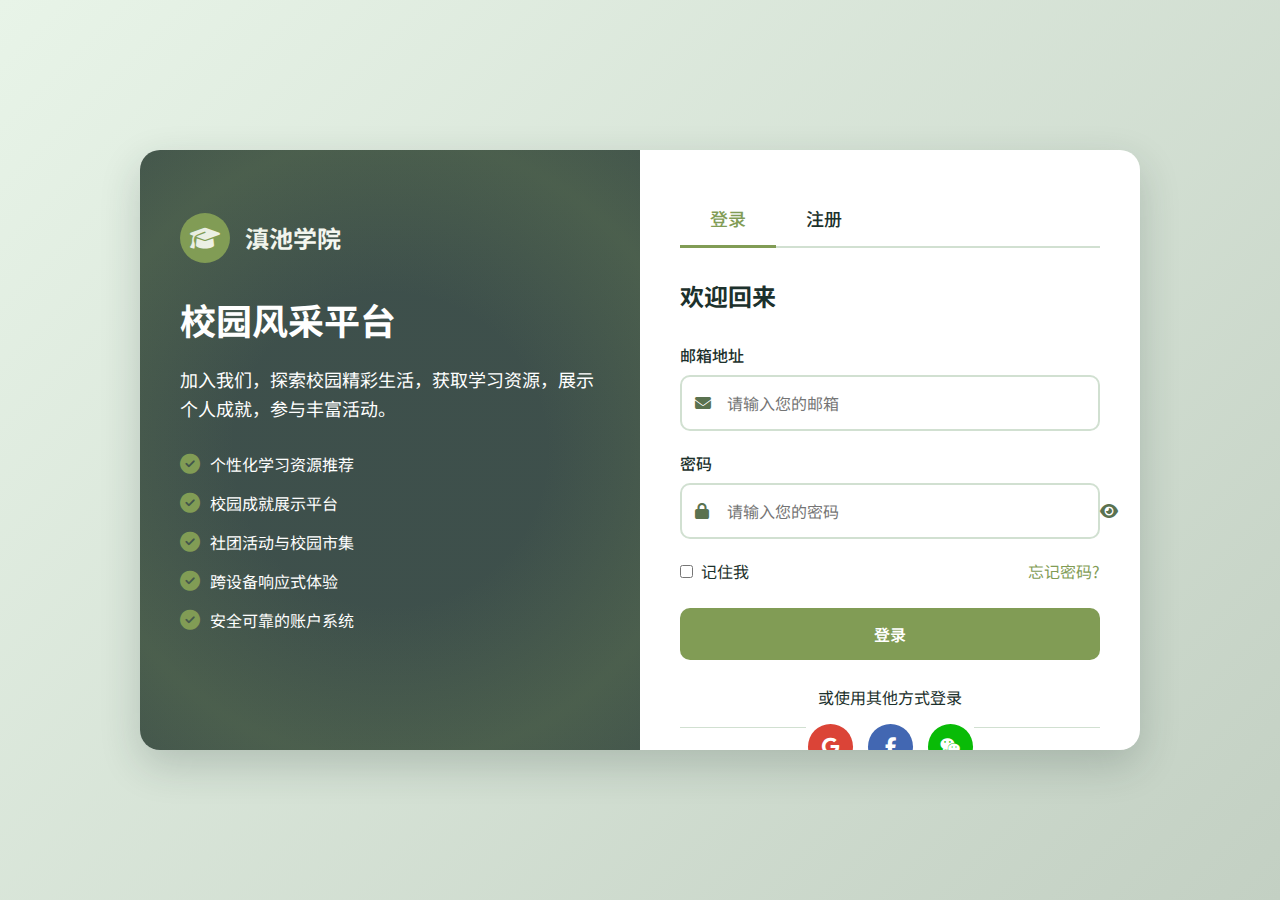
<file: project1/login.html>
<!DOCTYPE html>
<html lang="zh-CN">
<head>
    <meta charset="UTF-8">
    <meta name="viewport" content="width=device-width, initial-scale=1.0">
    <title>校园网站登录注册系统</title>
    <link rel="stylesheet" href="https://cdnjs.cloudflare.com/ajax/libs/font-awesome/6.4.0/css/all.min.css">
    <link href="https://fonts.googleapis.com/css2?family=Noto+Sans+SC:wght@300;400;500;700&display=swap" rel="stylesheet">
    <style>
        * {
            margin: 0;
            padding: 0;
            box-sizing: border-box;
            font-family: 'Noto Sans SC', sans-serif;
        }

        :root {
            --primary-bg: #c3d0c3;
            --dark-green: #1c312c;
            --accent-green: #819c55;
            --secondary-green-1: #a2b38b;
            --secondary-green-2: #e8f4e8;
            --secondary-green-3: #5a7250;
            --secondary-green-4: #d1e0d1;
            --success: #28a745;
            --error: #dc3545;
            --warning: #ffc107;
        }

        body {
            background: linear-gradient(135deg, var(--secondary-green-2) 0%, var(--primary-bg) 100%);
            min-height: 100vh;
            display: flex;
            justify-content: center;
            align-items: center;
            padding: 20px;
            color: var(--dark-green);
        }

        .container {
            max-width: 1000px;
            width: 100%;
            background: white;
            border-radius: 20px;
            box-shadow: 0 15px 40px rgba(28, 49, 44, 0.2);
            overflow: hidden;
            display: flex;
            min-height: 600px;
        }

        .welcome-section {
            flex: 1;
            background: linear-gradient(rgba(28, 49, 44, 0.85), rgba(28, 49, 44, 0.85)),
            url('https://images.unsplash.com/photo-1523050854058-8df90110c9f1?ixlib=rb-4.0.3') center/cover;
            color: white;
            padding: 40px;
            display: flex;
            flex-direction: column;
            justify-content: center;
            position: relative;
            overflow: hidden;
        }

        .welcome-section::before {
            content: '';
            position: absolute;
            width: 200%;
            height: 200%;
            top: -50%;
            left: -50%;
            background: radial-gradient(circle, transparent 20%, rgba(129, 156, 85, 0.2) 40%, transparent 60%);
            transform: rotate(30deg);
            animation: float 20s infinite linear;
        }

        @keyframes float {
            0% { transform: rotate(30deg) translateX(0); }
            100% { transform: rotate(30deg) translateX(-50%); }
        }

        .logo {
            display: flex;
            align-items: center;
            margin-bottom: 30px;
        }

        .logo-icon {
            width: 50px;
            height: 50px;
            background: var(--accent-green);
            border-radius: 50%;
            display: flex;
            align-items: center;
            justify-content: center;
            margin-right: 15px;
            font-size: 24px;
        }

        .logo-text {
            font-size: 24px;
            font-weight: 700;
        }

        .welcome-title {
            font-size: 36px;
            margin-bottom: 20px;
            position: relative;
            z-index: 2;
        }

        .welcome-text {
            font-size: 18px;
            line-height: 1.6;
            margin-bottom: 30px;
            position: relative;
            z-index: 2;
        }

        .features {
            list-style: none;
            margin-bottom: 40px;
            position: relative;
            z-index: 2;
        }

        .features li {
            margin-bottom: 15px;
            display: flex;
            align-items: center;
        }

        .features li i {
            color: var(--accent-green);
            margin-right: 10px;
            font-size: 20px;
        }

        .auth-section {
            flex: 1;
            padding: 40px;
            display: flex;
            flex-direction: column;
        }

        .auth-tabs {
            display: flex;
            margin-bottom: 30px;
            border-bottom: 2px solid var(--secondary-green-4);
        }

        .auth-tab {
            padding: 15px 30px;
            cursor: pointer;
            font-weight: 500;
            font-size: 18px;
            position: relative;
            transition: all 0.3s;
        }

        .auth-tab.active {
            color: var(--accent-green);
        }

        .auth-tab.active::after {
            content: '';
            position: absolute;
            bottom: -2px;
            left: 0;
            width: 100%;
            height: 3px;
            background: var(--accent-green);
        }

        .form-container {
            flex: 1;
            position: relative;
        }

        .auth-form {
            position: absolute;
            top: 0;
            left: 0;
            width: 100%;
            opacity: 0;
            pointer-events: none;
            transform: translateX(20px);
            transition: all 0.4s ease;
        }

        .auth-form.active {
            opacity: 1;
            pointer-events: all;
            transform: translateX(0);
        }

        .form-title {
            font-size: 24px;
            margin-bottom: 30px;
            color: var(--dark-green);
        }

        .form-group {
            margin-bottom: 20px;
            position: relative;
        }

        .form-label {
            display: block;
            margin-bottom: 8px;
            font-weight: 500;
            color: var(--dark-green);
        }

        .input-with-icon {
            position: relative;
        }

        .input-with-icon i {
            position: absolute;
            left: 15px;
            top: 50%;
            transform: translateY(-50%);
            color: var(--secondary-green-3);
        }

        .form-control {
            width: 100%;
            padding: 14px 14px 14px 45px;
            border: 2px solid var(--secondary-green-4);
            border-radius: 10px;
            font-size: 16px;
            transition: all 0.3s;
        }

        .form-control:focus {
            border-color: var(--accent-green);
            outline: none;
            box-shadow: 0 0 0 3px rgba(129, 156, 85, 0.2);
        }

        .password-toggle {
            position: absolute;
            right: 15px;
            top: 50%;
            transform: translateY(-50%);
            cursor: pointer;
            color: var(--secondary-green-3);
        }

        .form-footer {
            display: flex;
            justify-content: space-between;
            align-items: center;
            margin-bottom: 25px;
        }

        .remember-me {
            display: flex;
            align-items: center;
        }

        .remember-me input {
            margin-right: 8px;
        }

        .forgot-password {
            color: var(--accent-green);
            text-decoration: none;
            transition: color 0.3s;
        }

        .forgot-password:hover {
            color: var(--secondary-green-3);
            text-decoration: underline;
        }

        .btn {
            display: block;
            width: 100%;
            padding: 14px;
            border: none;
            border-radius: 10px;
            font-size: 16px;
            font-weight: 600;
            cursor: pointer;
            transition: all 0.3s;
        }

        .btn-primary {
            background: var(--accent-green);
            color: white;
        }

        .btn-primary:hover {
            background: var(--secondary-green-3);
            transform: translateY(-2px);
            box-shadow: 0 5px 15px rgba(129, 156, 85, 0.3);
        }

        .social-login {
            text-align: center;
            margin: 25px 0;
            position: relative;
        }

        .social-login::before,
        .social-login::after {
            content: '';
            position: absolute;
            top: 50%;
            width: 30%;
            height: 1px;
            background: var(--secondary-green-4);
        }

        .social-login::before {
            left: 0;
        }

        .social-login::after {
            right: 0;
        }

        .social-buttons {
            display: flex;
            justify-content: center;
            gap: 15px;
            margin-top: 15px;
        }

        .social-btn {
            width: 45px;
            height: 45px;
            border-radius: 50%;
            display: flex;
            align-items: center;
            justify-content: center;
            color: white;
            font-size: 18px;
            transition: all 0.3s;
        }

        .social-btn:hover {
            transform: translateY(-3px);
        }

        .btn-google {
            background: #DB4437;
        }

        .btn-facebook {
            background: #4267B2;
        }

        .btn-wechat {
            background: #09BB07;
        }

        .alert {
            padding: 15px;
            border-radius: 10px;
            margin-bottom: 20px;
            display: flex;
            align-items: center;
            animation: fadeIn 0.5s;
        }

        @keyframes fadeIn {
            from { opacity: 0; transform: translateY(-10px); }
            to { opacity: 1; transform: translateY(0); }
        }

        .alert-success {
            background: rgba(40, 167, 69, 0.15);
            border: 1px solid var(--success);
            color: var(--success);
        }

        .alert-error {
            background: rgba(220, 53, 69, 0.15);
            border: 1px solid var(--error);
            color: var(--error);
        }

        .alert i {
            margin-right: 10px;
            font-size: 20px;
        }

        .switch-text {
            text-align: center;
            margin-top: 20px;
            color: var(--dark-green);
        }

        .switch-link {
            color: var(--accent-green);
            text-decoration: none;
            font-weight: 500;
            margin-left: 5px;
            transition: color 0.3s;
        }

        .switch-link:hover {
            color: var(--secondary-green-3);
            text-decoration: underline;
        }

        .password-strength {
            height: 5px;
            background: #e0e0e0;
            border-radius: 5px;
            margin-top: 8px;
            overflow: hidden;
        }

        .strength-meter {
            height: 100%;
            width: 0;
            transition: width 0.3s;
        }

        .strength-0 { width: 20%; background: var(--error); }
        .strength-1 { width: 40%; background: #ff9800; }
        .strength-2 { width: 60%; background: #ffc107; }
        .strength-3 { width: 80%; background: #8bc34a; }
        .strength-4 { width: 100%; background: var(--success); }

        .password-rules {
            margin-top: 10px;
            font-size: 14px;
            color: #666;
        }

        .rule {
            display: flex;
            align-items: center;
            margin-bottom: 5px;
        }

        .rule i {
            margin-right: 5px;
            font-size: 12px;
        }

        .rule.valid {
            color: var(--success);
        }

        .rule.invalid {
            color: #666;
        }

        .success-modal {
            position: fixed;
            top: 0;
            left: 0;
            width: 100%;
            height: 100%;
            background: rgba(0,0,0,0.5);
            display: flex;
            align-items: center;
            justify-content: center;
            z-index: 1000;
            opacity: 0;
            pointer-events: none;
            transition: opacity 0.3s;
        }

        .success-modal.active {
            opacity: 1;
            pointer-events: all;
        }

        .modal-content {
            background: white;
            border-radius: 15px;
            padding: 40px;
            text-align: center;
            max-width: 400px;
            width: 90%;
            transform: translateY(20px);
            transition: transform 0.3s;
        }

        .success-modal.active .modal-content {
            transform: translateY(0);
        }

        .modal-icon {
            font-size: 60px;
            color: var(--success);
            margin-bottom: 20px;
            animation: pulse 1s infinite;
        }

        @keyframes pulse {
            0% { transform: scale(1); }
            50% { transform: scale(1.1); }
            100% { transform: scale(1); }
        }

        .modal-title {
            font-size: 24px;
            margin-bottom: 15px;
            color: var(--dark-green);
        }

        .modal-text {
            margin-bottom: 25px;
            color: #555;
        }

        .progress-bar {
            height: 8px;
            background: #e0e0e0;
            border-radius: 4px;
            overflow: hidden;
            margin-bottom: 20px;
        }

        .progress {
            height: 100%;
            background: var(--accent-green);
            width: 0;
            transition: width 0.1s linear;
        }

        .modal-btn {
            background: var(--accent-green);
            color: white;
            border: none;
            padding: 12px 30px;
            border-radius: 30px;
            font-size: 16px;
            font-weight: 600;
            cursor: pointer;
            transition: all 0.3s;
        }

        .modal-btn:hover {
            background: var(--secondary-green-3);
            transform: translateY(-2px);
            box-shadow: 0 5px 15px rgba(129, 156, 85, 0.3);
        }

        @media (max-width: 768px) {
            .container {
                flex-direction: column;
            }

            .welcome-section {
                padding: 30px 20px;
            }

            .auth-section {
                padding: 30px 20px;
            }

            .welcome-title {
                font-size: 28px;
            }
        }
    </style>
</head>
<body>
<div class="container">
    <!-- 欢迎区域 -->
    <div class="welcome-section">
        <div class="logo">
            <div class="logo-icon">
                <i class="fas fa-graduation-cap"></i>
            </div>
            <div class="logo-text">滇池学院</div>
        </div>
        <h1 class="welcome-title">校园风采平台</h1>
        <p class="welcome-text">加入我们，探索校园精彩生活，获取学习资源，展示个人成就，参与丰富活动。</p>
        <ul class="features">
            <li><i class="fas fa-check-circle"></i> 个性化学习资源推荐</li>
            <li><i class="fas fa-check-circle"></i> 校园成就展示平台</li>
            <li><i class="fas fa-check-circle"></i> 社团活动与校园市集</li>
            <li><i class="fas fa-check-circle"></i> 跨设备响应式体验</li>
            <li><i class="fas fa-check-circle"></i> 安全可靠的账户系统</li>
        </ul>
    </div>

    <!-- 登录注册区域 -->
    <div class="auth-section">
        <div class="auth-tabs">
            <div class="auth-tab active" data-tab="login">登录</div>
            <div class="auth-tab" data-tab="register">注册</div>
        </div>

        <div class="form-container">
            <!-- 登录表单 -->
            <form class="auth-form active" id="loginForm">
                <h2 class="form-title">欢迎回来</h2>

                <div id="loginAlert" class="alert" style="display: none;">
                    <i class="fas fa-exclamation-circle"></i>
                    <span>错误提示信息</span>
                </div>

                <div class="form-group">
                    <label class="form-label" for="loginEmail">邮箱地址</label>
                    <div class="input-with-icon">
                        <i class="fas fa-envelope"></i>
                        <input type="email" class="form-control" id="loginEmail" placeholder="请输入您的邮箱" required>
                    </div>
                </div>

                <div class="form-group">
                    <label class="form-label" for="loginPassword">密码</label>
                    <div class="input-with-icon">
                        <i class="fas fa-lock"></i>
                        <input type="password" class="form-control" id="loginPassword" placeholder="请输入您的密码" required>
                        <span class="password-toggle" id="loginPasswordToggle">
                                <i class="fas fa-eye"></i>
                            </span>
                    </div>
                </div>

                <div class="form-footer">
                    <div class="remember-me">
                        <input type="checkbox" id="rememberMe">
                        <label for="rememberMe">记住我</label>
                    </div>
                    <a href="#" class="forgot-password">忘记密码?</a>
                </div>

                <button type="submit" class="btn btn-primary">登录</button>

                <div class="social-login">
                    <span>或使用其他方式登录</span>
                    <div class="social-buttons">
                        <a href="#" class="social-btn btn-google"><i class="fab fa-google"></i></a>
                        <a href="#" class="social-btn btn-facebook"><i class="fab fa-facebook-f"></i></a>
                        <a href="#" class="social-btn btn-wechat"><i class="fab fa-weixin"></i></a>
                    </div>
                </div>

                <div class="switch-text">
                    还没有账户? <a href="#" class="switch-link" data-tab="register">立即注册</a>
                </div>
            </form>

            <!-- 注册表单 -->
            <form class="auth-form" id="registerForm">
                <h2 class="form-title">创建新账户</h2>

                <div id="registerAlert" class="alert" style="display: none;">
                    <i class="fas fa-exclamation-circle"></i>
                    <span>错误提示信息</span>
                </div>

                <div class="form-group">
                    <label class="form-label" for="registerName">姓名</label>
                    <div class="input-with-icon">
                        <i class="fas fa-user"></i>
                        <input type="text" class="form-control" id="registerName" placeholder="请输入您的姓名" required>
                    </div>
                </div>

                <div class="form-group">
                    <label class="form-label" for="registerEmail">邮箱地址</label>
                    <div class="input-with-icon">
                        <i class="fas fa-envelope"></i>
                        <input type="email" class="form-control" id="registerEmail" placeholder="请输入您的邮箱" required>
                    </div>
                </div>

                <div class="form-group">
                    <label class="form-label" for="registerPassword">密码</label>
                    <div class="input-with-icon">
                        <i class="fas fa-lock"></i>
                        <input type="password" class="form-control" id="registerPassword" placeholder="请设置您的密码" required>
                        <span class="password-toggle" id="registerPasswordToggle">
                                <i class="fas fa-eye"></i>
                            </span>
                    </div>
                    <div class="password-strength">
                        <div class="strength-meter" id="passwordStrength"></div>
                    </div>
                    <div class="password-rules">
                        <div class="rule invalid" id="ruleLength"><i class="fas fa-circle"></i> 至少8个字符</div>
                        <div class="rule invalid" id="ruleNumber"><i class="fas fa-circle"></i> 包含数字</div>
                        <div class="rule invalid" id="ruleSpecial"><i class="fas fa-circle"></i> 包含特殊字符</div>
                    </div>
                </div>

                <div class="form-group">
                    <label class="form-label" for="confirmPassword">确认密码</label>
                    <div class="input-with-icon">
                        <i class="fas fa-lock"></i>
                        <input type="password" class="form-control" id="confirmPassword" placeholder="请再次输入密码" required>
                    </div>
                </div>

                <div class="form-group">
                    <div class="remember-me">
                        <input type="checkbox" id="agreeTerms" required>
                        <label for="agreeTerms">我同意<a href="#" class="forgot-password">服务条款</a>和<a href="#" class="forgot-password">隐私政策</a></label>
                    </div>
                </div>

                <button type="submit" class="btn btn-primary">注册</button>

                <div class="switch-text">
                    已有账户? <a href="#" class="switch-link" data-tab="login">立即登录</a>
                </div>
            </form>
        </div>
    </div>
</div>

<!-- 成功模态框 -->
<div class="success-modal" id="successModal">
    <div class="modal-content">
        <div class="modal-icon">
            <i class="fas fa-check-circle"></i>
        </div>
        <h2 class="modal-title" id="modalTitle">注册成功!</h2>
        <p class="modal-text" id="modalText">您的账户已成功创建，即将跳转到登录页面</p>
        <div class="progress-bar">
            <div class="progress" id="progressBar"></div>
        </div>
        <button class="modal-btn" id="modalActionBtn">立即登录</button>
    </div>
</div>

<script>
    // DOM元素
    const loginForm = document.getElementById('loginForm');
    const registerForm = document.getElementById('registerForm');
    const loginAlert = document.getElementById('loginAlert');
    const registerAlert = document.getElementById('registerAlert');
    const tabs = document.querySelectorAll('.auth-tab');
    const forms = document.querySelectorAll('.auth-form');
    const switchLinks = document.querySelectorAll('.switch-link');
    const successModal = document.getElementById('successModal');
    const modalTitle = document.getElementById('modalTitle');
    const modalText = document.getElementById('modalText');
    const modalActionBtn = document.getElementById('modalActionBtn');
    const progressBar = document.getElementById('progressBar');
    const passwordStrength = document.getElementById('passwordStrength');
    const registerPassword = document.getElementById('registerPassword');
    const ruleLength = document.getElementById('ruleLength');
    const ruleNumber = document.getElementById('ruleNumber');
    const ruleSpecial = document.getElementById('ruleSpecial');

    // 密码可见性切换
    document.querySelectorAll('.password-toggle').forEach(toggle => {
        toggle.addEventListener('click', function() {
            const passwordInput = this.previousElementSibling;
            const icon = this.querySelector('i');

            if (passwordInput.type === 'password') {
                passwordInput.type = 'text';
                icon.classList.replace('fa-eye', 'fa-eye-slash');
            } else {
                passwordInput.type = 'password';
                icon.classList.replace('fa-eye-slash', 'fa-eye');
            }
        });
    });

    // 标签页切换
    tabs.forEach(tab => {
        tab.addEventListener('click', function() {
            const tabId = this.getAttribute('data-tab');

            // 更新标签状态
            tabs.forEach(t => t.classList.remove('active'));
            this.classList.add('active');

            // 更新表单状态
            forms.forEach(form => {
                form.classList.remove('active');
                if (form.id === tabId + 'Form') {
                    form.classList.add('active');
                }
            });

            // 重置错误提示
            loginAlert.style.display = 'none';
            registerAlert.style.display = 'none';
        });
    });

    // 切换链接
    switchLinks.forEach(link => {
        link.addEventListener('click', function(e) {
            e.preventDefault();
            const tabId = this.getAttribute('data-tab');

            // 更新标签状态
            tabs.forEach(tab => tab.classList.remove('active'));
            document.querySelector(`.auth-tab[data-tab="${tabId}"]`).classList.add('active');

            // 更新表单状态
            forms.forEach(form => {
                form.classList.remove('active');
                if (form.id === tabId + 'Form') {
                    form.classList.add('active');
                }
            });

            // 重置错误提示
            loginAlert.style.display = 'none';
            registerAlert.style.display = 'none';
        });
    });

    // 密码强度检测
    registerPassword.addEventListener('input', function() {
        const password = this.value;
        let strength = 0;

        // 长度规则
        if (password.length >= 8) {
            strength += 1;
            ruleLength.classList.add('valid');
            ruleLength.classList.remove('invalid');
            ruleLength.innerHTML = '<i class="fas fa-check-circle"></i> 至少8个字符';
        } else {
            ruleLength.classList.remove('valid');
            ruleLength.classList.add('invalid');
            ruleLength.innerHTML = '<i class="fas fa-circle"></i> 至少8个字符';
        }

        // 数字规则
        if (/\d/.test(password)) {
            strength += 1;
            ruleNumber.classList.add('valid');
            ruleNumber.classList.remove('invalid');
            ruleNumber.innerHTML = '<i class="fas fa-check-circle"></i> 包含数字';
        } else {
            ruleNumber.classList.remove('valid');
            ruleNumber.classList.add('invalid');
            ruleNumber.innerHTML = '<i class="fas fa-circle"></i> 包含数字';
        }

        // 特殊字符规则
        if (/[!@#$%^&*(),.?":{}|<>]/.test(password)) {
            strength += 1;
            ruleSpecial.classList.add('valid');
            ruleSpecial.classList.remove('invalid');
            ruleSpecial.innerHTML = '<i class="fas fa-check-circle"></i> 包含特殊字符';
        } else {
            ruleSpecial.classList.remove('valid');
            ruleSpecial.classList.add('invalid');
            ruleSpecial.innerHTML = '<i class="fas fa-circle"></i> 包含特殊字符';
        }

        // 大写字母规则
        if (/[A-Z]/.test(password)) {
            strength += 1;
        }

        // 更新强度指示器
        passwordStrength.className = 'strength-meter';
        if (password.length > 0) {
            passwordStrength.classList.add(`strength-${strength}`);
        }
    });

    // 注册表单提交
    registerForm.addEventListener('submit', function(e) {
        e.preventDefault();

        const name = document.getElementById('registerName').value;
        const email = document.getElementById('registerEmail').value;
        const password = document.getElementById('registerPassword').value;
        const confirmPassword = document.getElementById('confirmPassword').value;

        // 验证邮箱格式
        const emailRegex = /^[^\s@]+@[^\s@]+\.[^\s@]+$/;
        if (!emailRegex.test(email)) {
            showAlert(registerAlert, 'error', '请输入有效的邮箱地址');
            return;
        }

        // 验证密码是否匹配
        if (password !== confirmPassword) {
            showAlert(registerAlert, 'error', '两次输入的密码不一致');
            return;
        }

        // 验证密码强度
        if (password.length < 8) {
            showAlert(registerAlert, 'error', '密码长度至少为8个字符');
            return;
        }

        if (!/\d/.test(password)) {
            showAlert(registerAlert, 'error', '密码必须包含数字');
            return;
        }

        if (!/[!@#$%^&*(),.?":{}|<>]/.test(password)) {
            showAlert(registerAlert, 'error', '密码必须包含特殊字符');
            return;
        }

        // 检查是否同意条款
        if (!document.getElementById('agreeTerms').checked) {
            showAlert(registerAlert, 'error', '请同意服务条款和隐私政策');
            return;
        }

        // 保存用户信息到本地存储
        const users = JSON.parse(localStorage.getItem('users')) || [];

        // 检查邮箱是否已注册
        if (users.some(user => user.email === email)) {
            showAlert(registerAlert, 'error', '该邮箱已被注册');
            return;
        }

        // 添加新用户
        users.push({
            name: name,
            email: email,
            password: password
        });

        localStorage.setItem('users', JSON.stringify(users));

        // 显示成功提示
        showSuccessModal('注册成功!', '您的账户已成功创建，即将跳转到登录页面', 'login');
    });

    // 登录表单提交
    loginForm.addEventListener('submit', function(e) {
        e.preventDefault();

        const email = document.getElementById('loginEmail').value;
        const password = document.getElementById('loginPassword').value;
        const rememberMe = document.getElementById('rememberMe').checked;

        // 验证邮箱格式
        const emailRegex = /^[^\s@]+@[^\s@]+\.[^\s@]+$/;
        if (!emailRegex.test(email)) {
            showAlert(loginAlert, 'error', '请输入有效的邮箱地址');
            return;
        }

        // 从本地存储获取用户
        const users = JSON.parse(localStorage.getItem('users')) || [];
        const user = users.find(u => u.email === email);

        if (!user) {
            showAlert(loginAlert, 'error', '该邮箱尚未注册');
            return;
        }

        if (user.password !== password) {
            showAlert(loginAlert, 'error', '密码不正确');
            return;
        }

        // 保存登录状态
        localStorage.setItem('currentUser', JSON.stringify(user));

        // 如果勾选了"记住我"，保存邮箱
        if (rememberMe) {
            localStorage.setItem('rememberedEmail', email);
        } else {
            localStorage.removeItem('rememberedEmail');
        }

        // 直接跳转到首页
        window.location.href = 'index.html';

    });

    // 显示提示信息
    function showAlert(element, type, message) {
        element.querySelector('span').textContent = message;
        element.className = 'alert';

        if (type === 'error') {
            element.classList.add('alert-error');
        } else if (type === 'success') {
            element.classList.add('alert-success');
        }

        element.style.display = 'flex';

        // 5秒后自动隐藏
        setTimeout(() => {
            element.style.display = 'none';
        }, 5000);
    }

    // 显示成功模态框
    function showSuccessModal(title, text, action) {
        modalTitle.textContent = title;
        modalText.textContent = text;
        successModal.classList.add('active');

        // 设置进度条
        let progress = 0;
        const interval = setInterval(() => {
            progress += 1;
            progressBar.style.width = `${progress}%`;

            if (progress >= 100) {
                clearInterval(interval);
                successModal.classList.remove('active');

                // 根据action执行跳转
                if (action === 'login') {
                    // 切换到登录标签页
                    tabs.forEach(t => t.classList.remove('active'));
                    document.querySelector('.auth-tab[data-tab="login"]').classList.add('active');

                    forms.forEach(form => {
                        form.classList.remove('active');
                        if (form.id === 'loginForm') {
                            form.classList.add('active');
                        }
                    });

                    // 自动填充邮箱
                    document.getElementById('loginEmail').value =
                        document.getElementById('registerEmail').value;
                } else if (action === 'home') {
                    // 在实际应用中，这里会跳转到主页
                    alert('登录成功！在实际应用中，这里会跳转到校园风采平台主页。');
                }
            }
        }, 30);

        // 设置模态框按钮
        modalActionBtn.textContent = action === 'login' ? '立即登录' : '进入平台';
        modalActionBtn.onclick = function() {
            clearInterval(interval);
            successModal.classList.remove('active');

            if (action === 'login') {
                // 切换到登录标签页
                tabs.forEach(t => t.classList.remove('active'));
                document.querySelector('.auth-tab[data-tab="login"]').classList.add('active');

                forms.forEach(form => {
                    form.classList.remove('active');
                    if (form.id === 'loginForm') {
                        form.classList.add('active');
                    }
                });

                // 自动填充邮箱
                document.getElementById('loginEmail').value =
                    document.getElementById('registerEmail').value;
            } else if (action === 'home') {
                // 在实际应用中，这里会跳转到主页
                alert('登录成功！在实际应用中，这里会跳转到校园风采平台主页。');
            }
        };
    }

    // 初始化 - 检查是否有保存的邮箱
    window.addEventListener('DOMContentLoaded', function() {
        const rememberedEmail = localStorage.getItem('rememberedEmail');
        if (rememberedEmail) {
            document.getElementById('loginEmail').value = rememberedEmail;
            document.getElementById('rememberMe').checked = true;
        }
    });
</script>
</body>
</html>
</file>
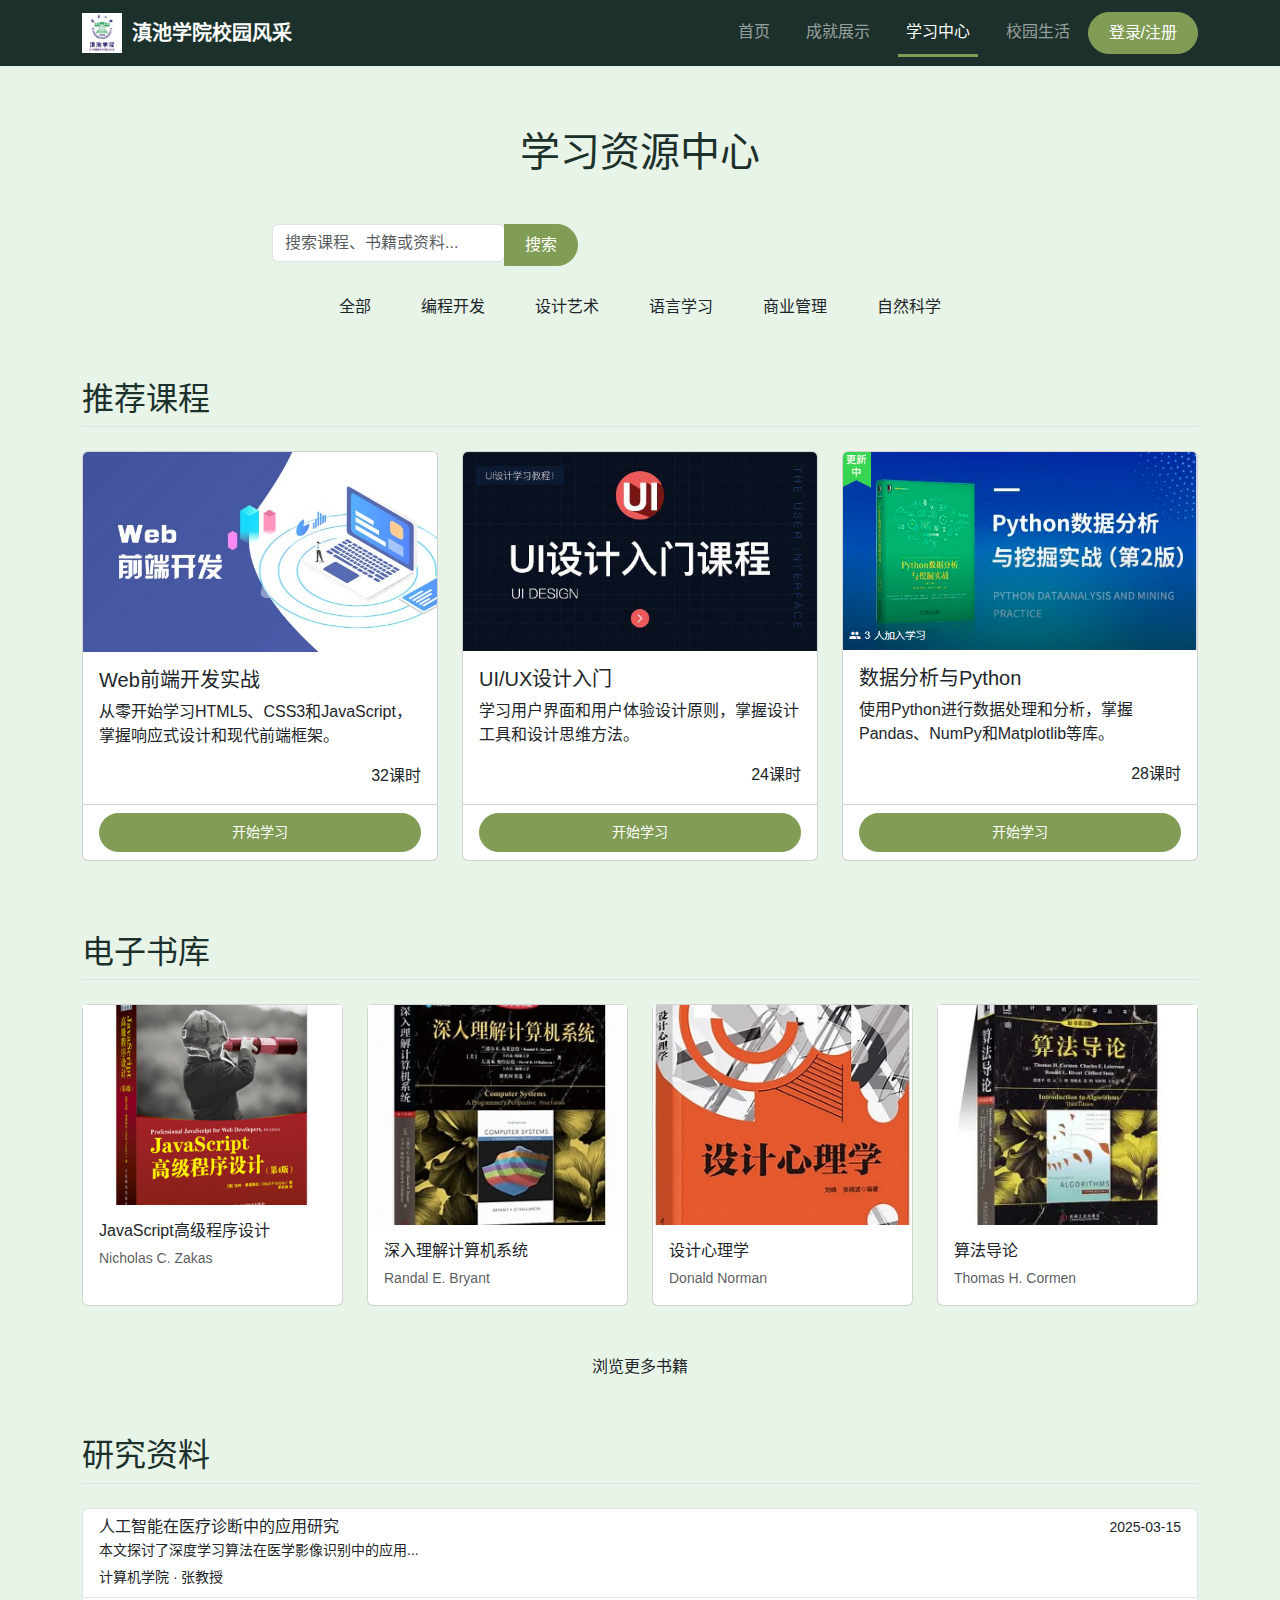
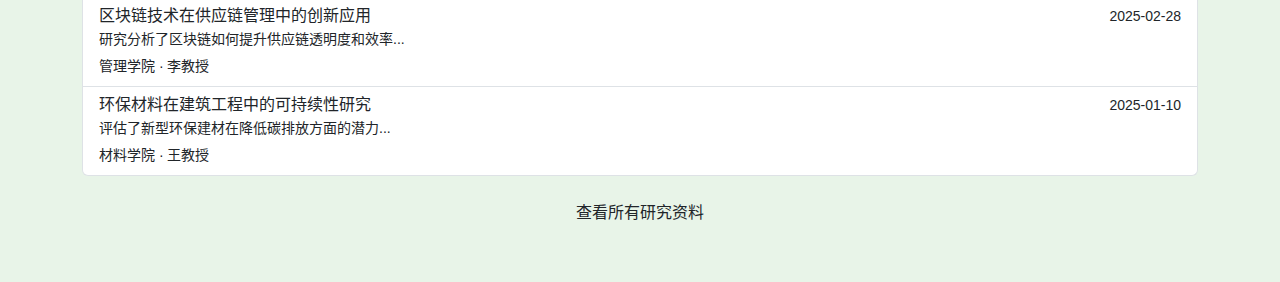
<file: project1/study.html>
<!DOCTYPE html>
<html lang="zh-CN">
<head>
    <meta charset="UTF-8">
    <meta name="viewport" content="width=device-width, initial-scale=1.0">
    <meta http-equiv="Content-Type" content="text/html; charset=utf-8">
    <title>学习中心 - 校园风采</title>
    <link rel="stylesheet" href="css/bootstrap.min.css">
    <link rel="stylesheet" href="css/style.css">
    <!-- 头部内容 -->
</head>
<script>
    // 检查登录状态并更新UI
    document.addEventListener('DOMContentLoaded', function() {
        const currentUser = JSON.parse(localStorage.getItem('currentUser'));

        if (currentUser) {
            // 更新导航栏 - 显示用户名
            const navbar = document.querySelector('.navbar-nav');
            const welcomeItem = document.createElement('li');
            welcomeItem.className = 'nav-item';
            welcomeItem.innerHTML = `
            <a class="nav-link text-white">
                <i class="fas fa-user me-1"></i>欢迎, ${currentUser.name}
            </a>
        `;

            // 在登录按钮前插入欢迎信息
            const loginItem = document.querySelector('.nav-item:last-child');
            navbar.insertBefore(welcomeItem, loginItem);

            // 将登录按钮改为登出按钮
            loginItem.innerHTML = `
            <a class="btn btn-danger" href="#" id="logoutBtn">
                <i class="fas fa-sign-out-alt me-1"></i>登出
            </a>
        `;

            // 添加登出功能
            document.getElementById('logoutBtn').addEventListener('click', function(e) {
                e.preventDefault();
                localStorage.removeItem('currentUser');
                window.location.href = 'login.html';
            });

            // 更新欢迎区域
            const welcomeSection = document.querySelector('.hero-section');
            if (welcomeSection) {
                const welcomeText = welcomeSection.querySelector('p');
                if (welcomeText) {
                    welcomeText.innerHTML = `欢迎回来，${currentUser.name}！探索校园之美，共享学术成就，体验多彩生活`;
                }
            }
        }
    });
</script>
<body>
    <!-- 导航栏 -->
    <nav class="navbar navbar-expand-lg navbar-dark bg-dark-green fixed-top">
        <div class="container">
            <a class="navbar-brand" href="study.html">
                <img src="img/logo.png" alt="校园风采" height="40">
                滇池学院校园风采
            </a>
            <button class="navbar-toggler" type="button" data-bs-toggle="collapse" data-bs-target="#navbarNav">
                <span class="navbar-toggler-icon"></span>
            </button>
            <div class="collapse navbar-collapse" id="navbarNav">
                <ul class="navbar-nav ms-auto">
                    <li class="nav-item"><a class="nav-link" href="index.html">首页</a></li>
                    <li class="nav-item"><a class="nav-link" href="achievements.html">成就展示</a></li>
                    <li class="nav-item"><a class="nav-link active" href="study.html">学习中心</a></li>
                    <li class="nav-item"><a class="nav-link" href="campus-life.html">校园生活</a></li>
                    <li class="nav-item">
                        <a class="btn btn-primary-green" href="login.html">登录/注册</a>
                    </li>
                </ul>
            </div>
        </div>
    </nav>
    <!-- 学习中心内容 -->
    <section class="py-5">
        <div class="container">
            <h1 class="text-center mb-5 section-title">学习资源中心</h1>
            
            <!-- 搜索区域 -->
            <div class="row mb-5">
                <div class="col-md-8 offset-md-2">
                    <div class="input-group">
                        <label>
                            <input type="text" class="form-control" placeholder="搜索课程、书籍或资料...">
                        </label>
                        <button class="btn btn-primary-green" type="button">搜索</button>
                    </div>
                    <div class="mt-3 d-flex flex-wrap justify-content-center">
                        <button class="btn btn-outline-primary-green mx-1 my-1">全部</button>
                        <button class="btn btn-outline-primary-green mx-1 my-1">编程开发</button>
                        <button class="btn btn-outline-primary-green mx-1 my-1">设计艺术</button>
                        <button class="btn btn-outline-primary-green mx-1 my-1">语言学习</button>
                        <button class="btn btn-outline-primary-green mx-1 my-1">商业管理</button>
                        <button class="btn btn-outline-primary-green mx-1 my-1">自然科学</button>
                    </div>
                </div>
            </div>
            
            <!-- 推荐课程 -->
            <div class="mb-5">
                <h2 class="mb-4 border-bottom pb-2">推荐课程</h2>
                <div class="row">
                    <!-- 课程1 -->
                    <div class="col-md-4 mb-4">
                        <div class="card h-100">
                            <!-- 插入图片 -->
                            <img src="img/web-dev.jpg"
                                 class="card-img-top course-img"
                                 alt="Web前端开发实战课程">
                            <div class="card-img-top course-img" style="background-color: #a2b38b;"></div>
                            <div class="card-body">
                                <h5 class="card-title">Web前端开发实战</h5>
                                <p class="card-text">从零开始学习HTML5、CSS3和JavaScript，掌握响应式设计和现代前端框架。</p>
                                <div class="d-flex justify-content-between align-items-center">
                                    <span class="badge bg-primary-green">编程</span>
                                    <span>32课时</span>
                                </div>
                            </div>
                            <div class="card-footer bg-transparent">
                                <button class="btn btn-sm btn-primary-green w-100">开始学习</button>
                            </div>
                        </div>
                    </div>
                    
                    <!-- 课程2 -->
                    <div class="col-md-4 mb-4">
                        <div class="card h-100">
                            <!-- 插入图片 -->
                            <img src="img/ui-design.jpg"
                                 class="card-img-top course-img"
                                 alt="UI/UX设计入门课程">
                            <div class="card-img-top course-img" style="background-color: #819c55;"></div>
                            <div class="card-body">
                                <h5 class="card-title">UI/UX设计入门</h5>
                                <p class="card-text">学习用户界面和用户体验设计原则，掌握设计工具和设计思维方法。</p>
                                <div class="d-flex justify-content-between align-items-center">
                                    <span class="badge bg-primary-green">设计</span>
                                    <span>24课时</span>
                                </div>
                            </div>
                            <div class="card-footer bg-transparent">
                                <button class="btn btn-sm btn-primary-green w-100">开始学习</button>
                            </div>
                        </div>
                    </div>
                    
                    <!-- 课程3 -->
                    <div class="col-md-4 mb-4">
                        <div class="card h-100">
                            <!-- 插入图片 -->
                            <img src="img/data-analysis.jpg"
                                 class="card-img-top course-img"
                                 alt="数据分析与Python课程">
                            <div class="card-img-top course-img" style="background-color: #5a7250;"></div>
                            <div class="card-body">
                                <h5 class="card-title">数据分析与Python</h5>
                                <p class="card-text">使用Python进行数据处理和分析，掌握Pandas、NumPy和Matplotlib等库。</p>
                                <div class="d-flex justify-content-between align-items-center">
                                    <span class="badge bg-primary-green">数据科学</span>
                                    <span>28课时</span>
                                </div>
                            </div>
                            <div class="card-footer bg-transparent">
                                <button class="btn btn-sm btn-primary-green w-100">开始学习</button>
                            </div>
                        </div>
                    </div>
                </div>
            </div>
            
            <!-- 电子书籍 -->
            <div class="mb-5">
                <h2 class="mb-4 border-bottom pb-2">电子书库</h2>
                <div class="row">
                    <!-- 书籍1 -->
                    <div class="col-md-3 col-sm-6 mb-4">
                        <div class="card h-100">
                            <!-- 插入图片 -->
                            <img src="img/book-js.jpg"
                                 class="book-cover"
                                 alt="JavaScript高级程序设计"
                                 style="width: 100%; height: 200px; object-fit: cover;">
                            <div class="book-cover" style="background-color: #d1e0d1;"></div>
                            <div class="card-body">
                                <h6 class="card-title">JavaScript高级程序设计</h6>
                                <p class="card-text text-muted small">Nicholas C. Zakas</p>
                            </div>
                        </div>
                    </div>
                    
                    <!-- 书籍2 -->
                    <div class="col-md-3 col-sm-6 mb-4">
                        <div class="card h-100"> <!-- 插入图片 -->
                            <img src="img/book-cs.jpg"
                                 class="book-cover"
                                 alt="深入理解计算机系统"
                                 style="width: 100%; height: 220px; object-fit: cover;">
                            <div class="book-cover" style="background-color: #a2b38b;"></div>
                            <div class="card-body">
                                <h6 class="card-title">深入理解计算机系统</h6>
                                <p class="card-text text-muted small">Randal E. Bryant</p>
                            </div>
                        </div>
                    </div>
                    
                    <!-- 书籍3 -->
                    <div class="col-md-3 col-sm-6 mb-4">
                        <div class="card h-100">
                            <!-- 插入图片 -->
                            <img src="img/book-design.jpg"
                                 class="book-cover"
                                 alt="设计心理学"
                                 style="width: 100%; height: 220px; object-fit: cover;">
                            <div class="book-cover" style="background-color: #819c55;"></div>
                            <div class="card-body">
                                <h6 class="card-title">设计心理学</h6>
                                <p class="card-text text-muted small">Donald Norman</p>
                            </div>
                        </div>
                    </div>
                    
                    <!-- 书籍4 -->
                    <div class="col-md-3 col-sm-6 mb-4">
                        <div class="card h-100">
                            <!-- 插入图片 -->
                            <img src="img/book-algo.jpg"
                                 class="book-cover"
                                 alt="算法导论"
                                 style="width: 100%; height: 220px; object-fit: cover;">
                            <div class="book-cover" style="background-color: #5a7250;"></div>
                            <div class="card-body">
                                <h6 class="card-title">算法导论</h6>
                                <p class="card-text text-muted small">Thomas H. Cormen</p>
                            </div>
                        </div>
                    </div>
                </div>
                <div class="text-center mt-3">
                    <a href="#" class="btn btn-outline-primary-green">浏览更多书籍</a>
                </div>
            </div>
            
            <!-- 研究资料 -->
            <div>
                <h2 class="mb-4 border-bottom pb-2">研究资料</h2>
                <div class="list-group">
                    <a href="#" class="list-group-item list-group-item-action">
                        <div class="d-flex w-100 justify-content-between">
                            <h6 class="mb-1">人工智能在医疗诊断中的应用研究</h6>
                            <small>2025-03-15</small>
                        </div>
                        <p class="mb-1 small">本文探讨了深度学习算法在医学影像识别中的应用...</p>
                        <small>计算机学院 · 张教授</small>
                    </a>
                    <a href="#" class="list-group-item list-group-item-action">
                        <div class="d-flex w-100 justify-content-between">
                            <h6 class="mb-1">区块链技术在供应链管理中的创新应用</h6>
                            <small>2025-02-28</small>
                        </div>
                        <p class="mb-1 small">研究分析了区块链如何提升供应链透明度和效率...</p>
                        <small>管理学院 · 李教授</small>
                    </a>
                    <a href="#" class="list-group-item list-group-item-action">
                        <div class="d-flex w-100 justify-content-between">
                            <h6 class="mb-1">环保材料在建筑工程中的可持续性研究</h6>
                            <small>2025-01-10</small>
                        </div>
                        <p class="mb-1 small">评估了新型环保建材在降低碳排放方面的潜力...</p>
                        <small>材料学院 · 王教授</small>
                    </a>
                </div>
                <div class="text-center mt-3">
                    <a href="#" class="btn btn-outline-primary-green">查看所有研究资料</a>
                </div>
            </div>
        </div>
    </section>
    
    <!-- 页脚 -->
</body>
</html>
</file>
<file: project/css/style.css>
/* 配色方案 */
:root {
    --primary-bg: #c3d0c3;
    --dark-green: #1c312c;
    --accent-green: #819c55;
    --secondary-green-1: #a2b38b;
    --secondary-green-2: #e8f4e8;
    --secondary-green-3: #5a7250;
    --secondary-green-4: #d1e0d1;
}

/* 全局样式 */
body {
    font-family: 'Segoe UI', Tahoma, Geneva, Verdana, sans-serif;
    color: var(--dark-green);
    background-color: var(--secondary-green-2);
    padding-top: 80px;
}

/* 导航栏样式 */
.bg-dark-green {
    background-color: var(--dark-green) !important;
}

.navbar-brand {
    font-weight: 600;
    display: flex;
    align-items: center;
}

.navbar-brand img {
    margin-right: 10px;
}

.nav-link {
    font-weight: 500;
    margin: 0 10px;
    position: relative;
}

.nav-link::after {
    content: '';
    position: absolute;
    bottom: -5px;
    left: 0;
    width: 0;
    height: 3px;
    background-color: var(--accent-green);
    transition: width 0.3s ease;
}

.nav-link:hover::after,
.nav-link.active::after {
    width: 100%;
}

/* 按钮样式 */
.btn {
    border-radius: 30px;
    padding: 8px 20px;
    font-weight: 500;
    transition: all 0.3s ease;
}

.btn-primary-green {
    background-color: var(--accent-green);
    border-color: var(--accent-green);
    color: white;
}

.btn-primary-green:hover {
    background-color: var(--secondary-green-3);
    border-color: var(--secondary-green-3);
    transform: translateY(-2px);
    box-shadow: 0 4px 8px rgba(0,0,0,0.1);
}

/* 欢迎区域 */
.hero-section {
    background: linear-gradient(rgba(28, 49, 44, 0.7), rgba(28, 49, 44, 0.7)),
    url('img/campus-bg.jpg') center/cover no-repeat;
    height: 500px;
    display: flex;
    align-items: center;
    margin-bottom: 50px;
    position: relative;
    overflow: hidden;
}

.welcome-animation {
    position: relative;
    height: 100px;
    margin-top: 30px;
}

.circle {
    position: absolute;
    border-radius: 50%;
    animation: float 6s infinite ease-in-out;
}

.circle:nth-child(1) {
    width: 30px;
    height: 30px;
    background: var(--accent-green);
    left: 45%;
    animation-delay: 0s;
}

.circle:nth-child(2) {
    width: 20px;
    height: 20px;
    background: var(--secondary-green-1);
    left: 40%;
    top: 40px;
    animation-delay: 1s;
}

.circle:nth-child(3) {
    width: 25px;
    height: 25px;
    background: var(--secondary-green-4);
    left: 50%;
    top: 20px;
    animation-delay: 2s;
}

@keyframes float {
    0%, 100% { transform: translateY(0); }
    50% { transform: translateY(-20px); }
}

/* 卡片样式 */
.feature-card {
    border: none;
    border-radius: 15px;
    overflow: hidden;
    box-shadow: 0 5px 15px rgba(0,0,0,0.08);
    transition: transform 0.3s ease, box-shadow 0.3s ease;
}

.feature-card:hover {
    transform: translateY(-10px);
    box-shadow: 0 15px 30px rgba(0,0,0,0.15);
}

.feature-card .card-img-top {
    height: 200px;
    object-fit: cover;
}

.feature-card .card-body {
    background-color: white;
}

/* 时间轴样式 */
.timeline {
    position: relative;
    max-width: 1200px;
    margin: 0 auto;
}

.timeline::after {
    content: '';
    position: absolute;
    width: 6px;
    background-color: var(--accent-green);
    top: 0;
    bottom: 0;
    left: 50%;
    margin-left: -3px;
}

/* 页脚样式 */
footer {
    background-color: var(--dark-green);
    color: white;
}

footer a {
    text-decoration: none;
    color: var(--secondary-green-4);
    transition: color 0.3s;
}

footer a:hover {
    color: var(--accent-green);
}

.social-icons i {
    font-size: 1.5rem;
    transition: transform 0.3s;
}

.social-icons i:hover {
    transform: translateY(-3px);
    color: var(--accent-green);
}

/* 响应式调整 */
@media (max-width: 768px) {
    .hero-section {
        height: 400px;
    }

    .timeline::after {
        left: 31px;
    }

    /* 图片通用样式 */
    img {
        max-width: 100%;
        height: auto;
        display: block;
    }

    /* 卡片图片样式 */
    .card-img-top {
        border-top-left-radius: 15px;
        border-top-right-radius: 15px;
        object-fit: cover;
    }

    /* 成就卡片图片 */
    .achievement-card .card-img-top {
        height: 200px;
    }

    /* 学习中心课程图片 */
    .course-img {
        height: 150px;
        object-fit: cover;
    }

    /* 书籍封面图片 */
    .book-cover {
        height: 200px;
        object-fit: cover;
    }

    /* 社团活动图片 */
    .club-img {
        width: 100%;
        height: 100%;
        object-fit: cover;
    }

    /* 市集商品图片 */
    .product-img {
        height: 180px;
        object-fit: cover;
    }

    /* 图片悬停效果 */
    .card img {
        transition: transform 0.3s ease;
    }

    .card:hover img {
        transform: scale(1.03);
    }
    .club-img {
        width: 100%;       /* 宽度充满父容器 */
        height: 200px;     /* 固定高度 */
        object-fit: cover; /* 保持比例填充容器，可能会裁剪 */
        display: block;    /* 避免图片下方有间隙 */
        border-radius: 10px 0 0 10px; /* 左侧圆角 */
    }
}
</file>
<file: project1/css/style.css>
/* 配色方案 */
:root {
    --primary-bg: #c3d0c3;
    --dark-green: #1c312c;
    --accent-green: #819c55;
    --secondary-green-1: #a2b38b;
    --secondary-green-2: #e8f4e8;
    --secondary-green-3: #5a7250;
    --secondary-green-4: #d1e0d1;
}

/* 全局样式 */
body {
    font-family: 'Segoe UI', Tahoma, Geneva, Verdana, sans-serif;
    color: var(--dark-green);
    background-color: var(--secondary-green-2);
    padding-top: 80px;
}

/* 导航栏样式 */
.bg-dark-green {
    background-color: var(--dark-green) !important;
}

.navbar-brand {
    font-weight: 600;
    display: flex;
    align-items: center;
}

.navbar-brand img {
    margin-right: 10px;
}

.nav-link {
    font-weight: 500;
    margin: 0 10px;
    position: relative;
}

.nav-link::after {
    content: '';
    position: absolute;
    bottom: -5px;
    left: 0;
    width: 0;
    height: 3px;
    background-color: var(--accent-green);
    transition: width 0.3s ease;
}

.nav-link:hover::after,
.nav-link.active::after {
    width: 100%;
}

/* 按钮样式 */
.btn {
    border-radius: 30px;
    padding: 8px 20px;
    font-weight: 500;
    transition: all 0.3s ease;
}

.btn-primary-green {
    background-color: var(--accent-green);
    border-color: var(--accent-green);
    color: white;
}

.btn-primary-green:hover {
    background-color: var(--secondary-green-3);
    border-color: var(--secondary-green-3);
    transform: translateY(-2px);
    box-shadow: 0 4px 8px rgba(0,0,0,0.1);
}

/* 欢迎区域 */
.hero-section {
    background: linear-gradient(rgba(28, 49, 44, 0.7), rgba(28, 49, 44, 0.7)),
    url('img/campus-bg.jpg') center/cover no-repeat;
    height: 500px;
    display: flex;
    align-items: center;
    margin-bottom: 50px;
    position: relative;
    overflow: hidden;
}

.welcome-animation {
    position: relative;
    height: 100px;
    margin-top: 30px;
}

.circle {
    position: absolute;
    border-radius: 50%;
    animation: float 6s infinite ease-in-out;
}

.circle:nth-child(1) {
    width: 30px;
    height: 30px;
    background: var(--accent-green);
    left: 45%;
    animation-delay: 0s;
}

.circle:nth-child(2) {
    width: 20px;
    height: 20px;
    background: var(--secondary-green-1);
    left: 40%;
    top: 40px;
    animation-delay: 1s;
}

.circle:nth-child(3) {
    width: 25px;
    height: 25px;
    background: var(--secondary-green-4);
    left: 50%;
    top: 20px;
    animation-delay: 2s;
}

@keyframes float {
    0%, 100% { transform: translateY(0); }
    50% { transform: translateY(-20px); }
}

/* 卡片样式 */
.feature-card {
    border: none;
    border-radius: 15px;
    overflow: hidden;
    box-shadow: 0 5px 15px rgba(0,0,0,0.08);
    transition: transform 0.3s ease, box-shadow 0.3s ease;
}

.feature-card:hover {
    transform: translateY(-10px);
    box-shadow: 0 15px 30px rgba(0,0,0,0.15);
}

.feature-card .card-img-top {
    height: 200px;
    object-fit: cover;
}

.feature-card .card-body {
    background-color: white;
}

/* 时间轴样式 */
.timeline {
    position: relative;
    max-width: 1200px;
    margin: 0 auto;
}

.timeline::after {
    content: '';
    position: absolute;
    width: 6px;
    background-color: var(--accent-green);
    top: 0;
    bottom: 0;
    left: 50%;
    margin-left: -3px;
}

/* 页脚样式 */
footer {
    background-color: var(--dark-green);
    color: white;
}

footer a {
    text-decoration: none;
    color: var(--secondary-green-4);
    transition: color 0.3s;
}

footer a:hover {
    color: var(--accent-green);
}

.social-icons i {
    font-size: 1.5rem;
    transition: transform 0.3s;
}

.social-icons i:hover {
    transform: translateY(-3px);
    color: var(--accent-green);
}

/* 响应式调整 */
@media (max-width: 768px) {
    .hero-section {
        height: 400px;
    }

    .timeline::after {
        left: 31px;
    }

    /* 图片通用样式 */
    img {
        max-width: 100%;
        height: auto;
        display: block;
    }

    /* 卡片图片样式 */
    .card-img-top {
        border-top-left-radius: 15px;
        border-top-right-radius: 15px;
        object-fit: cover;
    }

    /* 成就卡片图片 */
    .achievement-card .card-img-top {
        height: 200px;
    }

    /* 学习中心课程图片 */
    .course-img {
        height: 150px;
        object-fit: cover;
    }

    /* 书籍封面图片 */
    .book-cover {
        height: 200px;
        object-fit: cover;
    }

    /* 社团活动图片 */
    .club-img {
        width: 100%;
        height: 100%;
        object-fit: cover;
    }

    /* 市集商品图片 */
    .product-img {
        height: 180px;
        object-fit: cover;
    }

    /* 图片悬停效果 */
    .card img {
        transition: transform 0.3s ease;
    }

    .card:hover img {
        transform: scale(1.03);
    }
    .club-img {
        width: 100%;       /* 宽度充满父容器 */
        height: 200px;     /* 固定高度 */
        object-fit: cover; /* 保持比例填充容器，可能会裁剪 */
        display: block;    /* 避免图片下方有间隙 */
        border-radius: 10px 0 0 10px; /* 左侧圆角 */
    }
}
</file>
